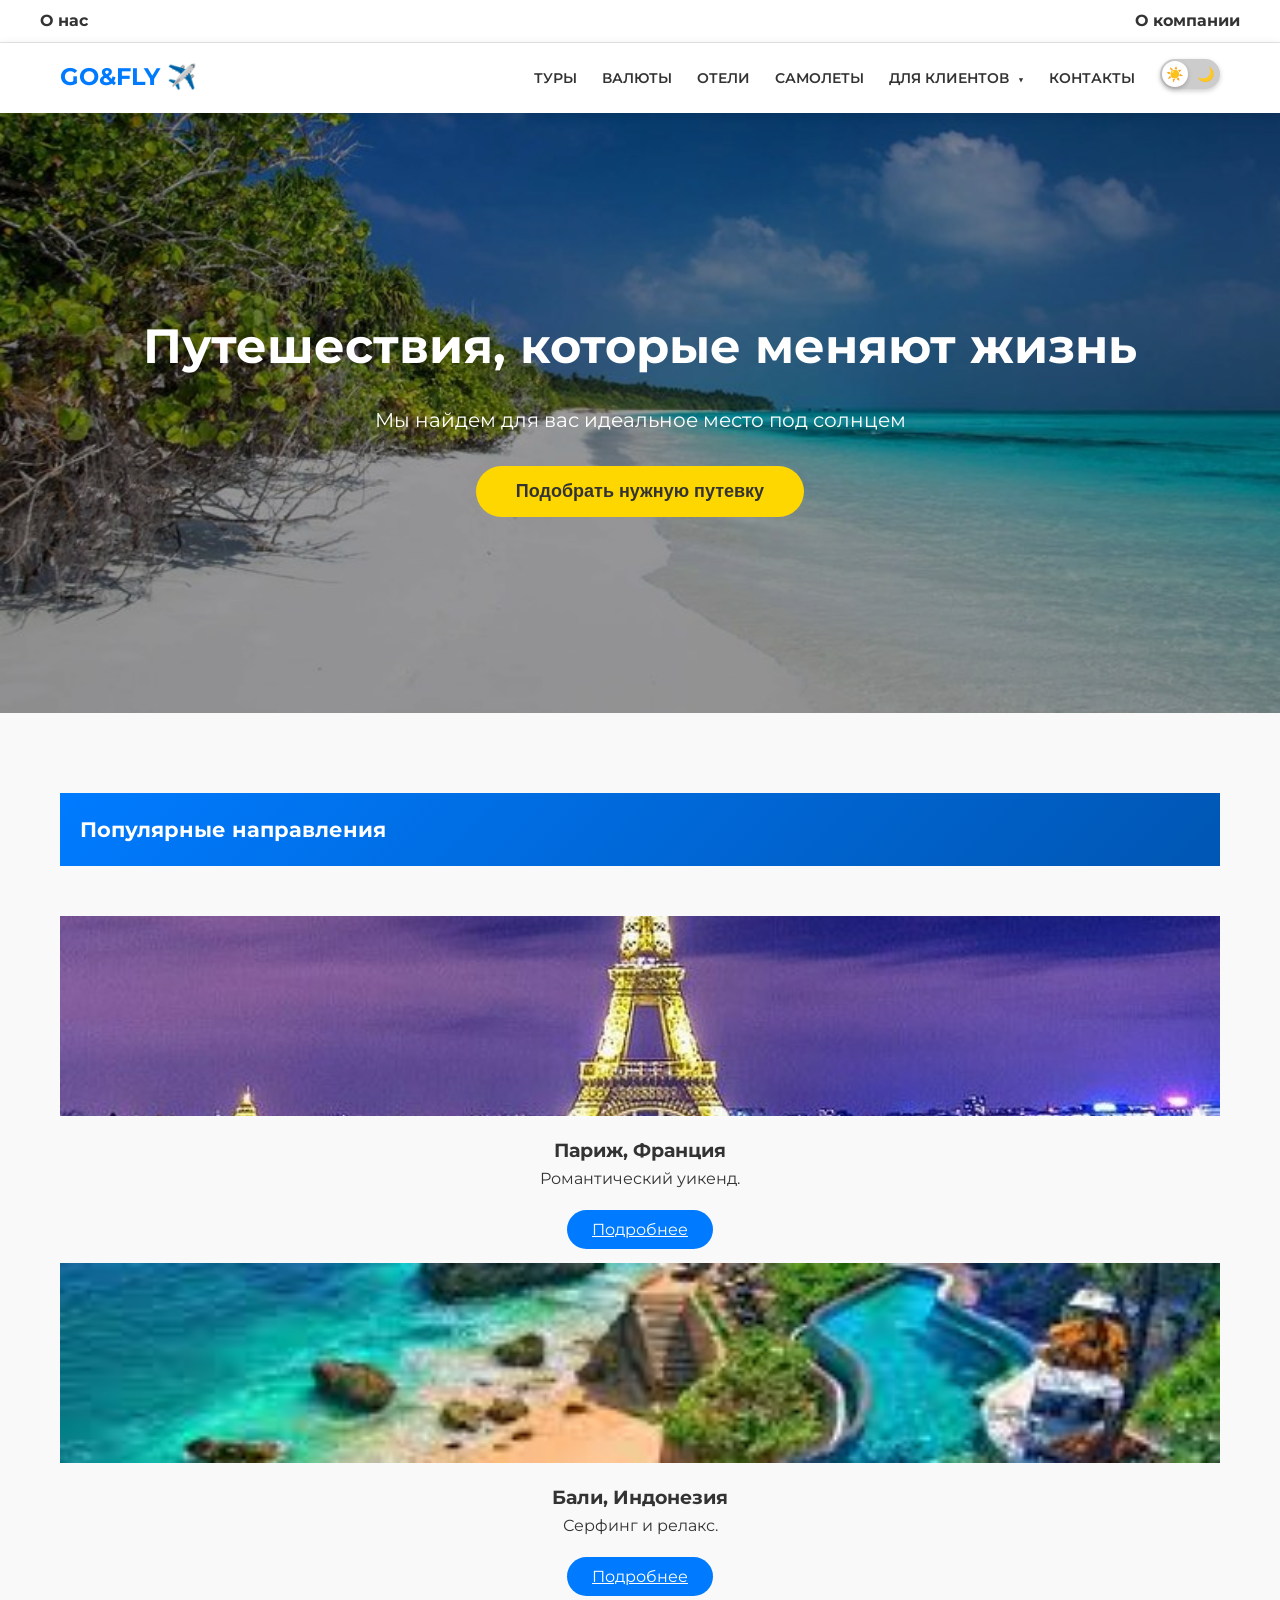
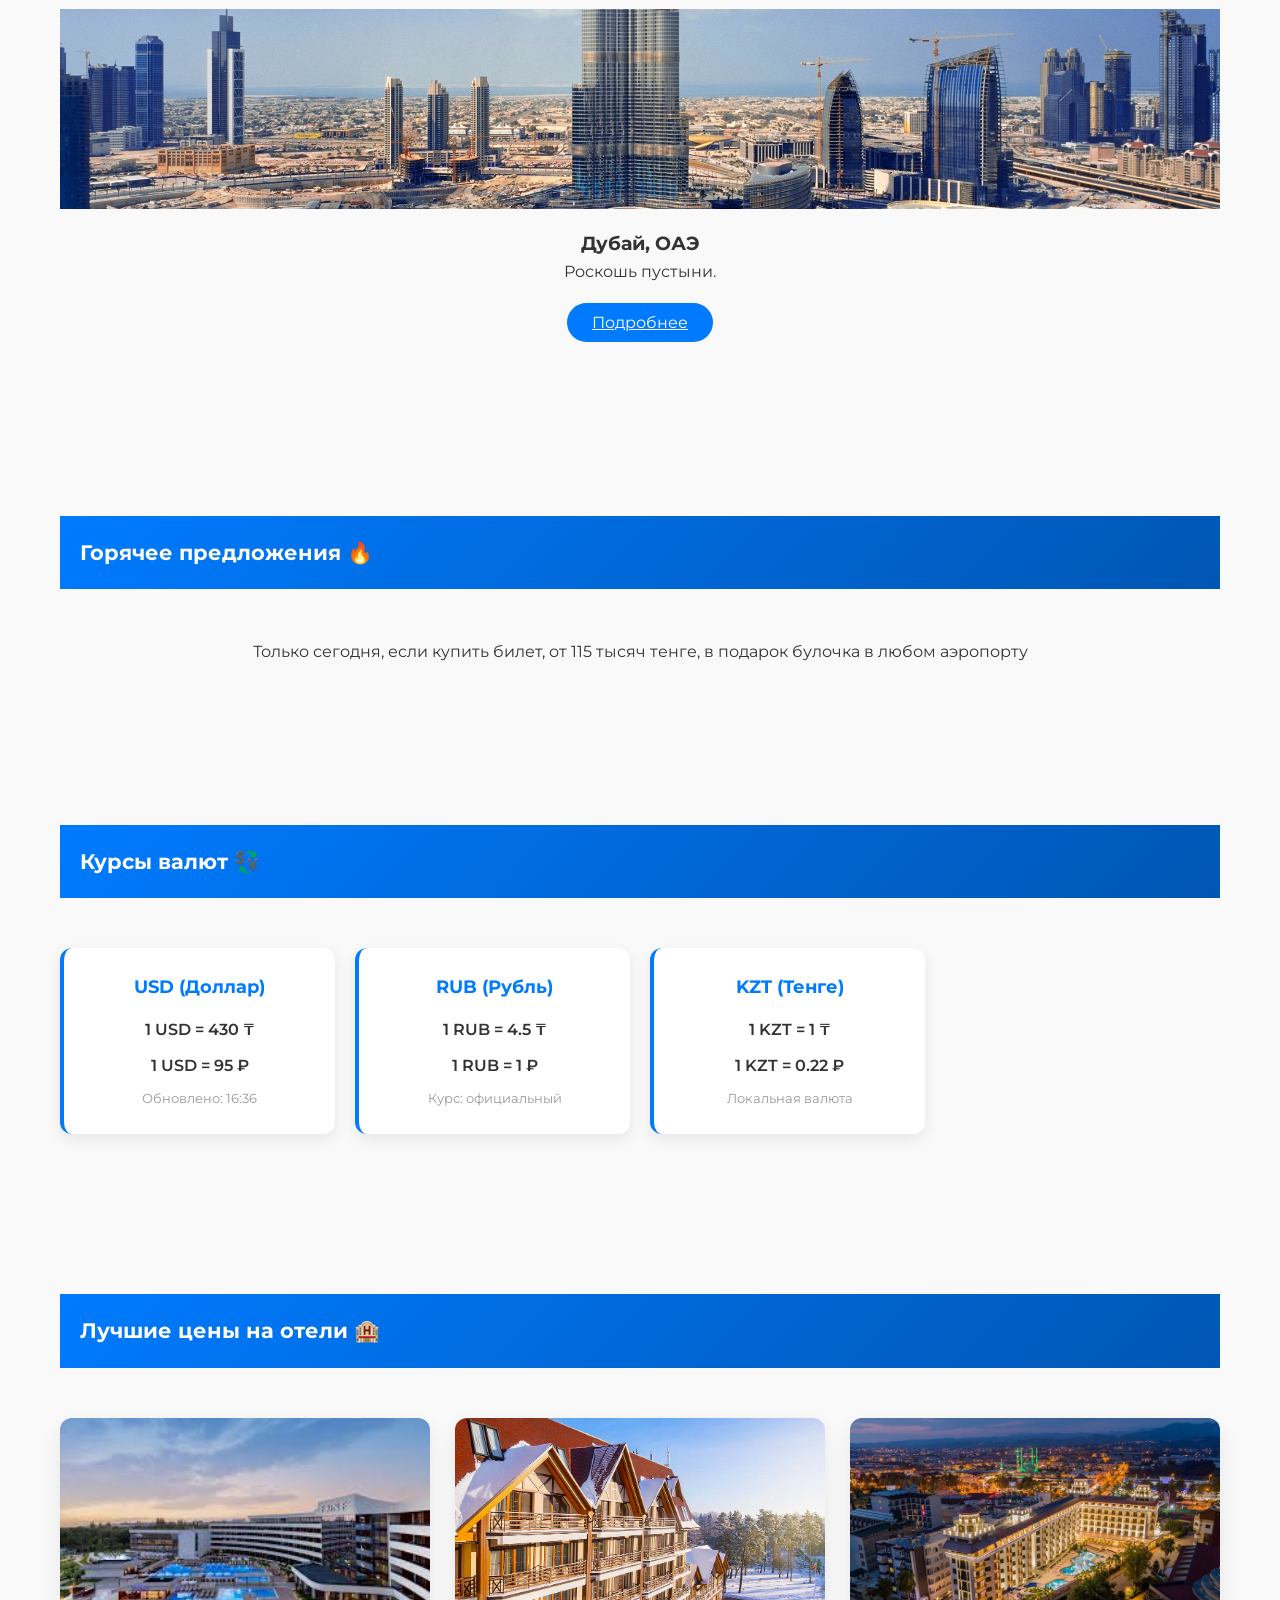
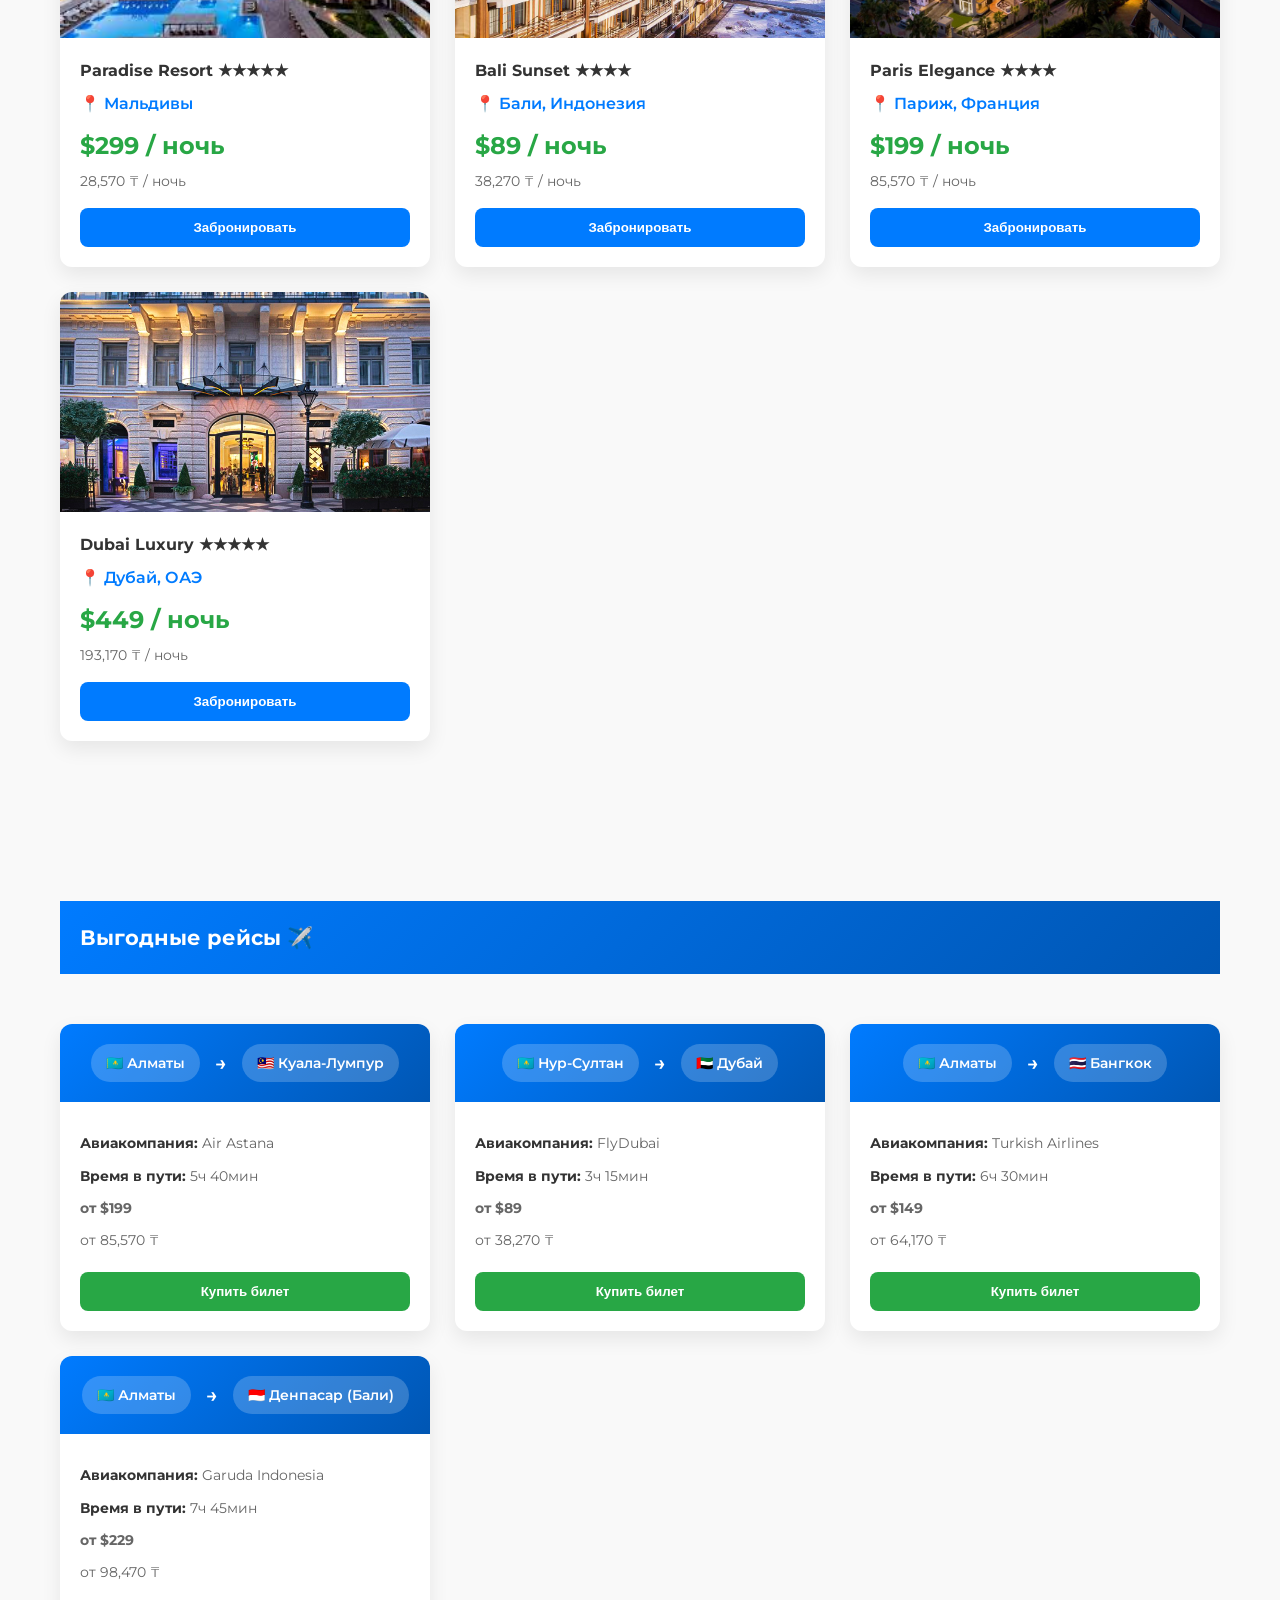
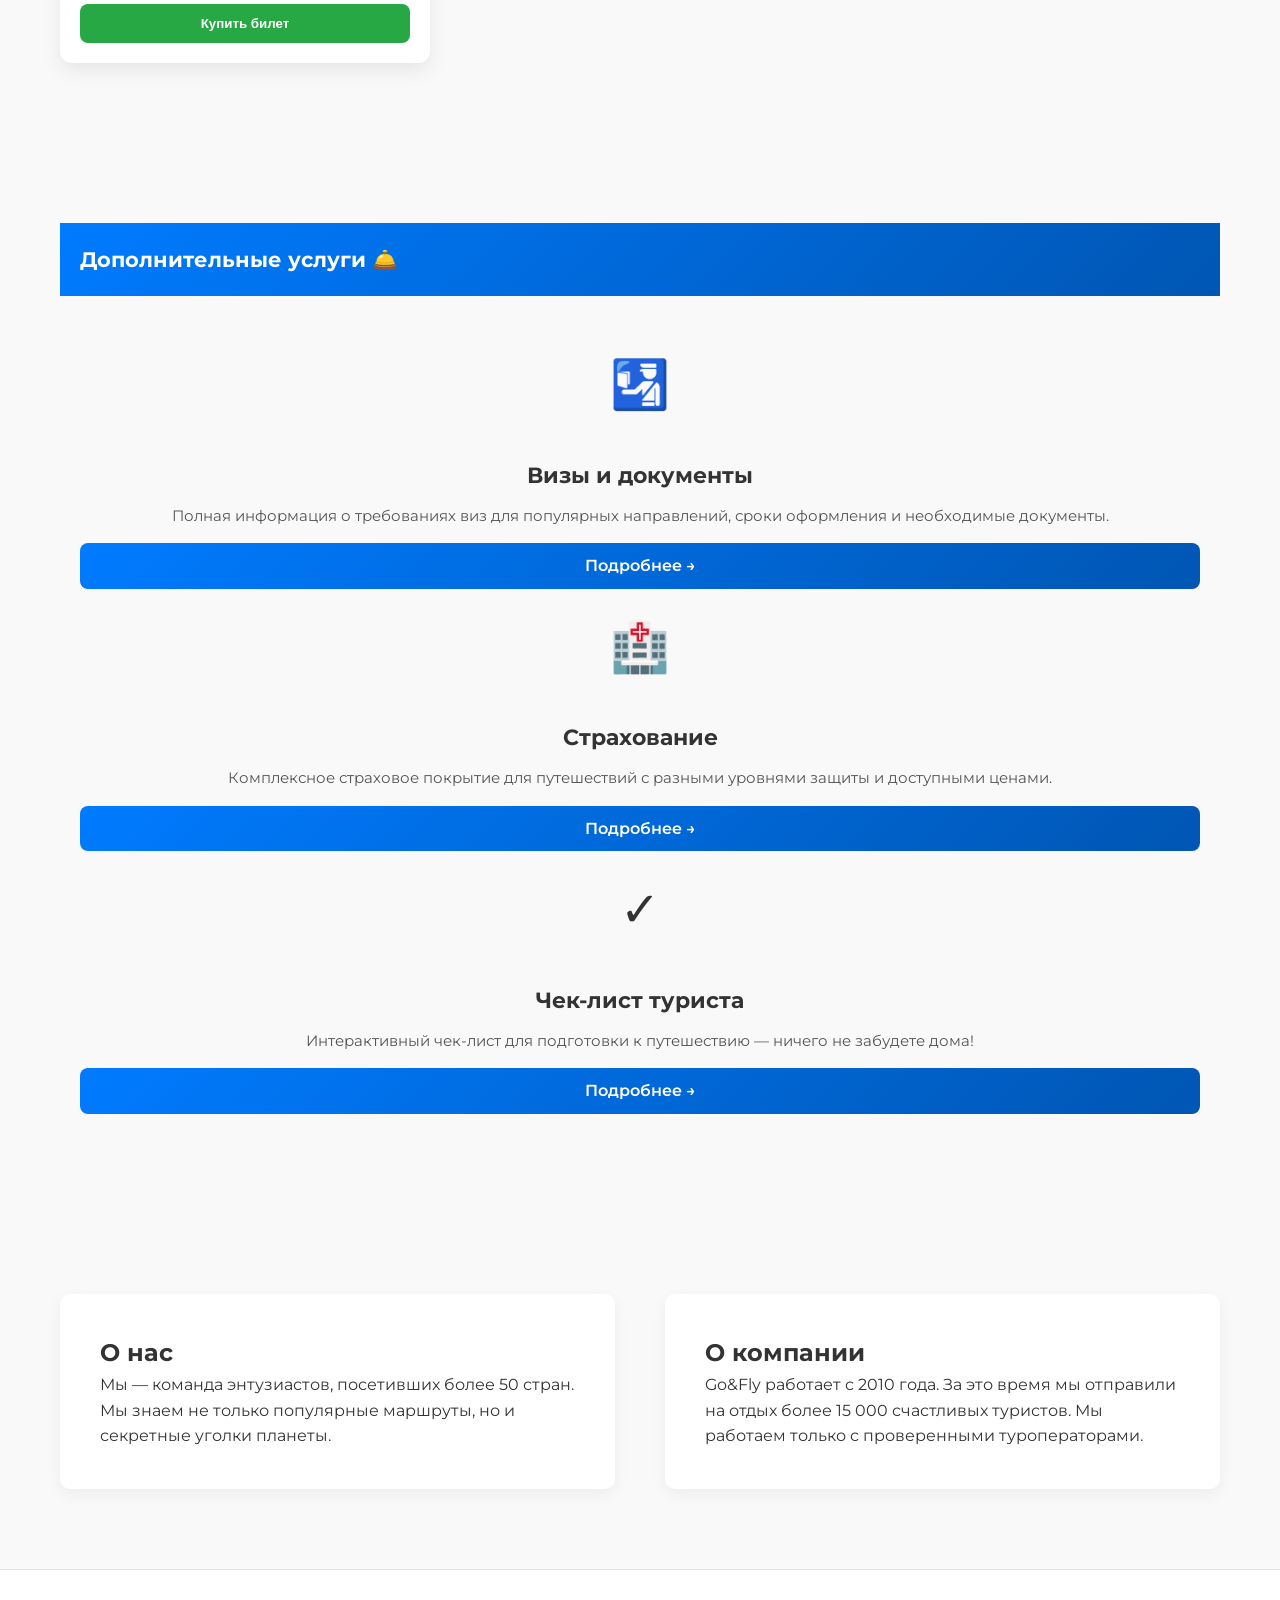
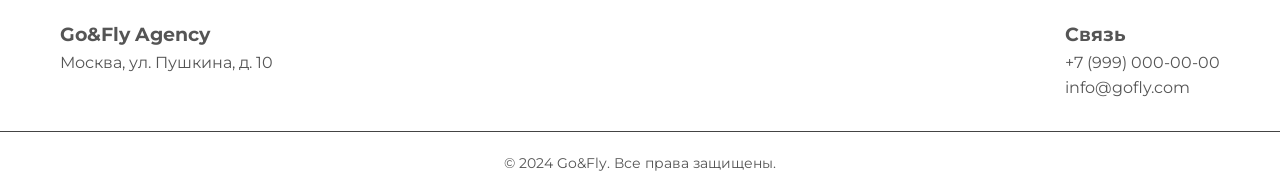
<file: index.html>
<!DOCTYPE html>
<html lang="ru">
<head>
    <meta charset="UTF-8">
    <meta name="viewport" content="width=device-width, initial-scale=1.0">
    <title>Go&Fly - Твой идеальный отдых</title>
    <link rel="stylesheet" href="./css/style.css">
    <link href="https://fonts.googleapis.com/css2?family=Montserrat:wght@400;600;700&display=swap" rel="stylesheet">
</head>
<body>

    <div class="top-links">
        <div class="container top-links-container">
            <div class="top-col left"><a href="#about-us">О нас</a></div>
            <div class="top-col right"><a href="#company">О компании</a></div>
        </div>
    </div>

    <header> 
        <div class="container header-container">
            <div class="logo" data-edit="logo">Go&Fly ✈️</div>
            
            <nav>
                <ul class="nav-list">
                    <li><a href="#tours" data-edit="nav.tours">Туры</a></li>
                    <li><a href="#currency" data-edit="nav.currency">Валюты</a></li>
                    <li><a href="#hotels" data-edit="nav.hotels">Отели</a></li>
                    <li><a href="#flights" data-edit="nav.flights">Самолеты</a></li>
                    <li class="dropdown">
                        <a href="#clients" class="dropbtn" data-edit="nav.clients">Для клиентов <span class="arrow">▼</span></a>
                        <div class="dropdown-content">
                            <a href="./html/visas.html">Визы и документы</a>
                            <a href="./html/insurance.html">Страхование</a>
                            <a href="./html/memo.html">Памятка туриста</a>
                        </div>
                    </li>
                    <li><a href="#contact" data-edit="nav.contact">Контакты</a></li>
                    <li>
                        <button class="theme-toggle" id="themeToggle" title="Переключить тему">
                            <span class="theme-icon sun">☀️</span>
                            <span class="theme-icon moon">🌙</span>
                        </button>
                    </li>
                </ul>
            </nav>
        </div>
    </header>

    <section class="hero" data-image="hero.bg" style="background: url('./image/bj_1.jpg') center/cover no-repeat;">
        <div class="hero-overlay">
            <div class="hero-content">
                <h1 data-edit="hero.title">Путешествия, которые меняют жизнь</h1>
                <p data-edit="hero.subtitle">Мы найдем для вас идеальное место под солнцем</p>
                <button id="openQuizBtn" class="main-btn" data-edit="hero.cta">Подобрать нужную путевку</button>
            </div>
        </div>
    </section>

    <section id="tours" class="section">
        <div class="container">
            <h2 class="section-title" data-edit="tours.title">Популярные направления</h2>
            <div class="cards-grid">
                <div class="card">
                    <div class="card-img" data-image="tour1.image" style="background-image: url('./image/paris.jpg');"></div>
                    <div class="card-info">
                        <h3 data-edit="tour1.title">Париж, Франция</h3>
                        <p data-edit="tour1.desc">Романтический уикенд.</p>
                        <br>
                        <a class="buy-btn" href="html/paris-tour.html">Подробнее</a>
                    </div>
                </div>
                <div class="card">
                    <div class="card-img" data-image="tour2.image" style="background-image: url('./image/Bali.jpg');"></div>
                    <div class="card-info">
                        <h3 data-edit="tour2.title">Бали, Индонезия</h3>
                        <p data-edit="tour2.desc">Серфинг и релакс.</p>
                        <br>
                        <a class="buy-btn" href="html/bali-tour.html">Подробнее</a>
                    </div>
                </div>
                <div class="card">
                    <div class="card-img" data-image="tour3.image" style="background-image: url('./image/Dubai.jpg');"></div>
                    <div class="card-info">
                        <h3 data-edit="tour3.title">Дубай, ОАЭ</h3>
                        <p data-edit="tour3.desc">Роскошь пустыни.</p>
                        <br>
                        <a class="buy-btn" href="html/dubai-tour.html">Подробнее</a>
                    </div>
                </div>
            </div>
        </div>
    </section>

    <section id="hot-tours" class="section bg-light">
        <div class="container">
            <h2 class="section-title" data-edit="hotTours.title">Горячее предложения 🔥</h2>
            <p style="text-align: center;" data-edit="hotTours.note">Только сегодня, если купить билет, от 115 тысяч тенге, в подарок булочка в любом аэропорту</p>
        </div>
    </section>

    <!-- КУРСЫ ВАЛЮТ -->
    <section id="currency" class="section">
        <div class="container">
            <h2 class="section-title" data-edit="currency.title">Курсы валют 💱</h2>
            <div class="currency-grid">
                <div class="currency-card">
                    <h3>USD (Доллар)</h3>
                    <p class="exchange-rate">1 USD = <span id="usd-rate" data-edit="usd.rate">430</span> ₸</p>
                    <p class="exchange-rate">1 USD = <span id="usd-rub" data-edit="usd.rub">95</span> ₽</p>
                    <small>Обновлено: <span id="currency-time">сейчас</span></small>
                </div>
                <div class="currency-card">
                    <h3>RUB (Рубль)</h3>
                    <p class="exchange-rate">1 RUB = <span id="rub-rate">4.5</span> ₸</p>
                    <p class="exchange-rate">1 RUB = 1 ₽</p>
                    <small>Курс: официальный</small>
                </div>
                <div class="currency-card">
                    <h3>KZT (Тенге)</h3>
                    <p class="exchange-rate">1 KZT = 1 ₸</p>
                    <p class="exchange-rate">1 KZT = <span id="kzt-rub">0.22</span> ₽</p>
                    <small>Локальная валюта</small>
                </div>
            </div>
        </div>
    </section>

    <!-- ЦЕНЫ НА ОТЕЛИ -->
    <section id="hotels" class="section bg-light">
        <div class="container">
            <h2 class="section-title" data-edit="hotels.title">Лучшие цены на отели 🏨</h2>
            <div class="hotels-grid">
                <div class="hotel-card">
                    <div class="hotel-img" data-image="hotel1.image" style="background-image: url('./image/hotel_1.jpg');"></div>
                    <div class="hotel-info">
                        <h3 data-edit="hotel1.name">Paradise Resort ★★★★★</h3>
                        <p class="hotel-location">📍 Мальдивы</p>
                        <p class="hotel-price">$299 / ночь</p>
                        <p class="hotel-price-alt">28,570 ₸ / ночь</p>
                        <button class="book-hotel-btn" onclick="openHotelBooking('Paradise Resort')">Забронировать</button>
                    </div>
                </div>
                <div class="hotel-card">
                    <div class="hotel-img" data-image="hotel2.image" style="background-image: url('./image/hotel_2.jpg');"></div>
                    <div class="hotel-info">
                        <h3 data-edit="hotel2.name">Bali Sunset ★★★★</h3>
                        <p class="hotel-location">📍 Бали, Индонезия</p>
                        <p class="hotel-price">$89 / ночь</p>
                        <p class="hotel-price-alt">38,270 ₸ / ночь</p>
                        <button class="book-hotel-btn" onclick="openHotelBooking('Bali Sunset')">Забронировать</button>
                    </div>
                </div>
                <div class="hotel-card">
                    <div class="hotel-img" data-image="hotel3.image" style="background-image: url('./image/hotel_3.jpg');"></div>
                    <div class="hotel-info">
                        <h3 data-edit="hotel3.name">Paris Elegance ★★★★</h3>
                        <p class="hotel-location">📍 Париж, Франция</p>
                        <p class="hotel-price">$199 / ночь</p>
                        <p class="hotel-price-alt">85,570 ₸ / ночь</p>
                        <button class="book-hotel-btn" onclick="openHotelBooking('Paris Elegance')">Забронировать</button>
                    </div>
                </div>
                <div class="hotel-card">
                    <div class="hotel-img" data-image="hotel4.image" style="background-image: url('./image/hotel_4.jpg');"></div>
                    <div class="hotel-info">
                        <h3 data-edit="hotel4.name">Dubai Luxury ★★★★★</h3>
                        <p class="hotel-location">📍 Дубай, ОАЭ</p>
                        <p class="hotel-price">$449 / ночь</p>
                        <p class="hotel-price-alt">193,170 ₸ / ночь</p>
                        <button class="book-hotel-btn" onclick="openHotelBooking('Dubai Luxury')">Забронировать</button>
                    </div>
                </div>
            </div>
        </div>
    </section>

    <!-- ЦЕНЫ НА САМОЛЕТЫ -->
    <section id="flights" class="section">
        <div class="container">
            <h2 class="section-title">Выгодные рейсы ✈️</h2>
            <div class="flights-grid">
                <div class="flight-card">
                    <div class="flight-header">
                        <div class="flight-route">
                            <span class="city">🇰🇿 Алматы</span>
                            <span class="arrow-flight">→</span>
                            <span class="city">🇲🇾 Куала-Лумпур</span>
                        </div>
                    </div>
                    <div class="flight-details">
                        <p><strong>Авиакомпания:</strong> Air Astana</p>
                        <p><strong>Время в пути:</strong> 5ч 40мин</p>
                        <p class="flight-price">от $199</p>
                        <p class="flight-price-alt">от 85,570 ₸</p>
                        <button class="book-flight-btn" onclick="openFlightBooking('Алматы → Куала-Лумпур')">Купить билет</button>
                    </div>
                </div>
                <div class="flight-card">
                    <div class="flight-header">
                        <div class="flight-route">
                            <span class="city">🇰🇿 Нур-Султан</span>
                            <span class="arrow-flight">→</span>
                            <span class="city">🇦🇪 Дубай</span>
                        </div>
                    </div>
                    <div class="flight-details">
                        <p><strong>Авиакомпания:</strong> FlyDubai</p>
                        <p><strong>Время в пути:</strong> 3ч 15мин</p>
                        <p class="flight-price">от $89</p>
                        <p class="flight-price-alt">от 38,270 ₸</p>
                        <button class="book-flight-btn" onclick="openFlightBooking('Нур-Султан → Дубай')">Купить билет</button>
                    </div>
                </div>
                <div class="flight-card">
                    <div class="flight-header">
                        <div class="flight-route">
                            <span class="city">🇰🇿 Алматы</span>
                            <span class="arrow-flight">→</span>
                            <span class="city">🇹🇭 Бангкок</span>
                        </div>
                    </div>
                    <div class="flight-details">
                        <p><strong>Авиакомпания:</strong> Turkish Airlines</p>
                        <p><strong>Время в пути:</strong> 6ч 30мин</p>
                        <p class="flight-price">от $149</p>
                        <p class="flight-price-alt">от 64,170 ₸</p>
                        <button class="book-flight-btn" onclick="openFlightBooking('Алматы → Бангкок')">Купить билет</button>
                    </div>
                </div>
                <div class="flight-card">
                    <div class="flight-header">
                        <div class="flight-route">
                            <span class="city">🇰🇿 Алматы</span>
                            <span class="arrow-flight">→</span>
                            <span class="city">🇮🇩 Денпасар (Бали)</span>
                        </div>
                    </div>
                    <div class="flight-details">
                        <p><strong>Авиакомпания:</strong> Garuda Indonesia</p>
                        <p><strong>Время в пути:</strong> 7ч 45мин</p>
                        <p class="flight-price">от $229</p>
                        <p class="flight-price-alt">от 98,470 ₸</p>
                        <button class="book-flight-btn" onclick="openFlightBooking('Алматы → Денпасар')">Купить билет</button>
                    </div>
                </div>
            </div>
        </div>
    </section>

    <!-- ИНФОРМАЦИОННЫЕ УСЛУГИ -->
    <section class="section bg-light">
        <div class="container">
            <h2 class="section-title">Дополнительные услуги 🛎️</h2>
            <div class="cards-grid">
                <div class="card info-card">
                    <div class="card-icon">🛂</div>
                    <div class="card-info">
                        <h3>Визы и документы</h3>
                        <p>Полная информация о требованиях виз для популярных направлений, сроки оформления и необходимые документы.</p>
                        <a href="./html/visas.html" class="card-link">Подробнее →</a>
                    </div>
                </div>
                <div class="card info-card">
                    <div class="card-icon">🏥</div>
                    <div class="card-info">
                        <h3>Страхование</h3>
                        <p>Комплексное страховое покрытие для путешествий с разными уровнями защиты и доступными ценами.</p>
                        <a href="./html/insurance.html" class="card-link">Подробнее →</a>
                    </div>
                </div>
                <div class="card info-card">
                    <div class="card-icon">✓</div>
                    <div class="card-info">
                        <h3>Чек-лист туриста</h3>
                        <p>Интерактивный чек-лист для подготовки к путешествию — ничего не забудете дома!</p>
                        <a href="html/memo_new.html" class="card-link">Подробнее →</a>
                    </div>
                </div>
            </div>
        </div>
    </section>

    <section id="about-us" class="section">
        <div class="container split-section">
            <div class="text-block">
                <h2 data-edit="about.title">О нас</h2>
                <p data-edit="about.text">Мы — команда энтузиастов, посетивших более 50 стран. Мы знаем не только популярные маршруты, но и секретные уголки планеты.</p>
            </div>
            <div class="text-block" id="company">
                <h2 data-edit="company.title">О компании</h2>
                <p data-edit="company.text">Go&Fly работает с 2010 года. За это время мы отправили на отдых более 15 000 счастливых туристов. Мы работаем только с проверенными туроператорами.</p>
            </div>
        </div>
    </section>

    <footer id="contact">
        <div class="container footer-content">
            <div>
                <h3 data-edit="footer.name">Go&Fly Agency</h3>
                <p data-edit="footer.addr">Москва, ул. Пушкина, д. 10</p>
            </div>
            <div>
                <h3>Связь</h3>
                <p data-edit="footer.phone">+7 (999) 000-00-00</p>
                <p data-edit="footer.email">info@gofly.com</p>
            </div>
        </div>
        <div class="copyright">
            &copy; 2024 Go&Fly. Все права защищены.
        </div>
    </footer>

    <div id="quizModal" class="modal">
        <div class="modal-content">
            <span class="close-btn">&times;</span>
            <h2>Подбор идеального тура 🌴</h2>
            <div id="tourResults" style="display:none; margin-bottom:10px; padding:10px; border-radius:6px; background:#fffbe6; color:#665c00;"></div>
            <form id="tourForm">
                <div class="form-group">
                    <label>Куда вы хотите полететь?</label>
                    <select id="destination">
                        <option value="sea">На море / Пляж</option>
                        <option value="mountains">В горы / Лыжи</option>
                        <option value="city">Город / Экскурсии</option>
                        <option value="exotic">Экзотика / Острова</option>
                    </select>
                </div>
                
                <div class="form-group">
                    <label>Звездность отеля:</label>
                    <div class="radio-group">
                        <label><input type="radio" name="stars" value="3"> 3★</label>
                        <label><input type="radio" name="stars" value="4" checked> 4★</label>
                        <label><input type="radio" name="stars" value="5"> 5★</label>
                    </div>
                </div>

                <div class="form-group">
                    <label>Предпочтительные даты:</label>
                    <input type="date" required>
                </div>

                <div class="form-group">
                    <label>Ваш бюджет (на человека):</label>
                    <input type="range" min="500" max="5000" step="100" id="budgetRange" oninput="document.getElementById('budgetVal').innerText = this.value">
                    <p>До $<span id="budgetVal">2700</span></p>
                </div>

                <div class="form-group">
                    <label>Ваш телефон для связи:</label>
                    <input type="tel" placeholder="+7 (___) ___-__-__" required>
                </div>

                <button type="submit" class="submit-btn">Найти туры</button>
            </form>
        </div>
    </div>

    <!-- МОДАЛЬНОЕ ОКНО БРОНИРОВАНИЯ ОТЕЛЯ -->
    <div id="hotelBookingModal" class="modal">
        <div class="modal-content">
            <span class="close-btn" onclick="closeHotelBooking()">&times;</span>
            <h2>Бронирование отеля 🏨</h2>
            <form id="hotelForm">
                <div class="form-group">
                    <label>Название отеля:</label>
                    <input type="text" id="hotelName" readonly>
                </div>
                <div class="form-group">
                    <label>Ваше имя:</label>
                    <input type="text" id="guestName" required>
                </div>
                <div class="form-group">
                    <label>E-mail:</label>
                    <input type="email" id="hotelEmail" required>
                </div>
                <div class="form-group">
                    <label>Дата заезда:</label>
                    <input type="date" id="checkInDate" required>
                </div>
                <div class="form-group">
                    <label>Дата выезда:</label>
                    <input type="date" id="checkOutDate" required>
                </div>
                <div class="form-group">
                    <label>Количество ночей:</label>
                    <input type="number" id="nights" min="1" value="1" required>
                </div>
                <div class="form-group">
                    <label>Валюта оплаты:</label>
                    <select id="hotelCurrency">
                        <option value="usd">USD ($)</option>
                        <option value="kzt">KZT (₸)</option>
                        <option value="rub">RUB (₽)</option>
                    </select>
                </div>
                <button type="submit" class="submit-btn">Забронировать</button>
            </form>
            <div id="hotelBookingResult" style="display: none; margin-top: 15px; padding: 12px; border-radius: 8px; background: #e9f7ef; color: #155724; border: 1px solid #c3e6cb;"></div>
        </div>
    </div>

    <!-- МОДАЛЬНОЕ ОКНО ПОКУПКИ БИЛЕТА НА САМОЛЕТ -->
    <div id="flightBookingModal" class="modal">
        <div class="modal-content">
            <span class="close-btn" onclick="closeFlightBooking()">&times;</span>
            <h2>Покупка авиабилета ✈️</h2>
            <form id="flightForm">
                <div class="form-group">
                    <label>Маршрут:</label>
                    <input type="text" id="flightRoute" readonly>
                </div>
                <div class="form-group">
                    <label>Ваше имя:</label>
                    <input type="text" id="passengerName" required>
                </div>
                <div class="form-group">
                    <label>Паспортные данные:</label>
                    <input type="text" id="passportNumber" placeholder="Номер паспорта" required>
                </div>
                <div class="form-group">
                    <label>E-mail:</label>
                    <input type="email" id="flightEmail" required>
                </div>
                <div class="form-group">
                    <label>Дата вылета:</label>
                    <input type="date" id="departureDate" required>
                </div>
                <div class="form-group">
                    <label>Класс обслуживания:</label>
                    <select id="seatClass">
                        <option value="economy">Эконом</option>
                        <option value="business">Бизнес</option>
                        <option value="first">Первый класс</option>
                    </select>
                </div>
                <div class="form-group">
                    <label>Валюта оплаты:</label>
                    <select id="flightCurrency">
                        <option value="usd">USD ($)</option>
                        <option value="kzt">KZT (₸)</option>
                        <option value="rub">RUB (₽)</option>
                    </select>
                </div>
                <button type="submit" class="submit-btn">Купить билет</button>
            </form>
            <div id="flightBookingResult" style="display: none; margin-top: 15px; padding: 12px; border-radius: 8px; background: #e9f7ef; color: #155724; border: 1px solid #c3e6cb;"></div>
        </div>
    </div>

    <script>
        // Применение сохранённых текстов и изображений (без рендеринга HTML-тегов)
        document.addEventListener('DOMContentLoaded', function(){
            try {
                const saved = JSON.parse(localStorage.getItem('siteContent') || 'null');
                if(!saved) return;

                // Тексты (data-edit)
                document.querySelectorAll('[data-edit]').forEach(el=>{
                    const key = el.getAttribute('data-edit');
                    if(key && saved[key] !== undefined){
                        el.textContent = saved[key];
                    }
                });

                // Изображения (data-image) — ставим в background-image или src
                document.querySelectorAll('[data-image]').forEach(el=>{
                    const key = el.getAttribute('data-image');
                    if(!key) return;
                    const val = saved[key];
                    if(!val) return;
                    // если элемент — img, используем src
                    if(el.tagName.toLowerCase() === 'img'){
                        el.src = val;
                    } else {
                        // background-image (вставляем как url(...))
                        el.style.backgroundImage = `url("${val}")`;
                    }
                });
            } catch(e){
                console.warn('Ошибка при применении содержимого админки:', e);
            }
        });
    </script>

    <script src="./js/script.js"></script>
</body>
</html>
</file>
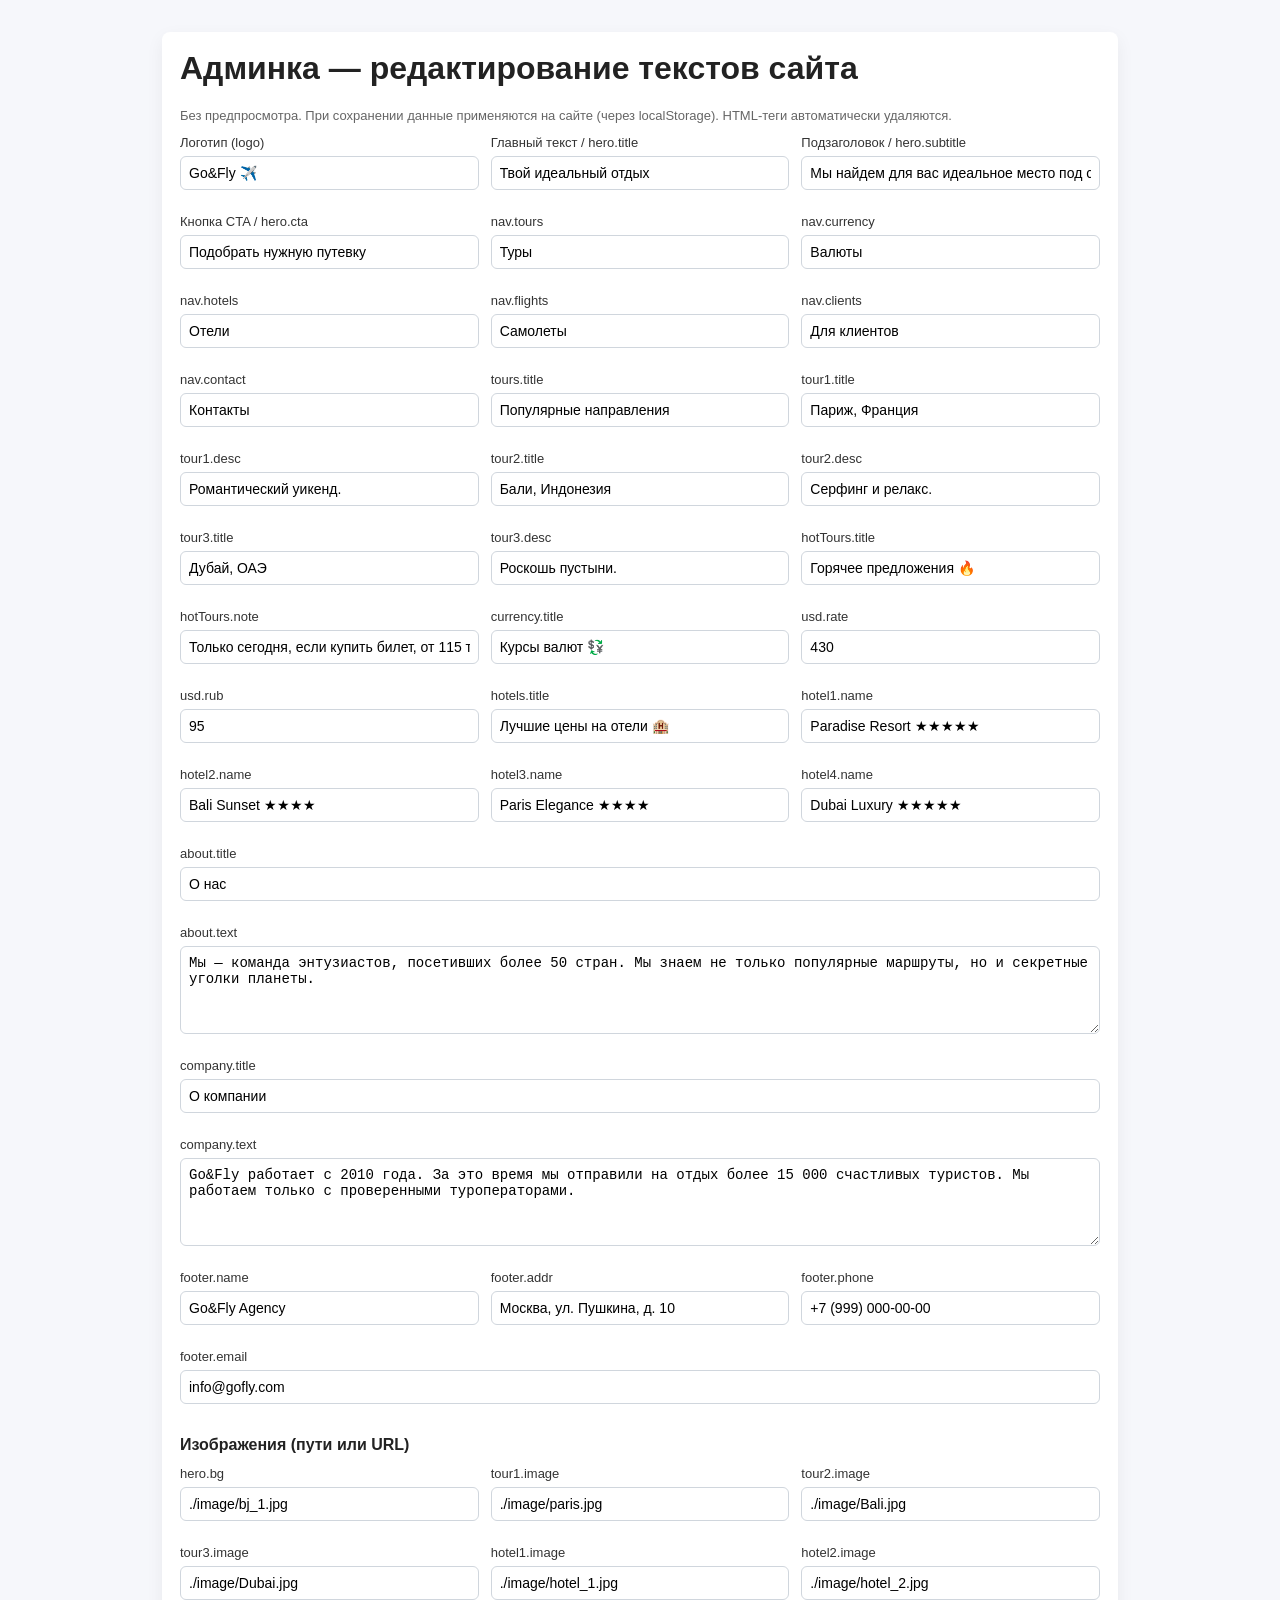
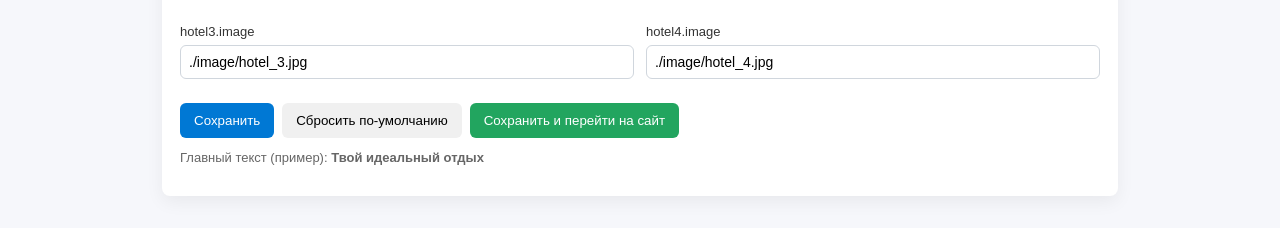
<file: admin.html>
<!DOCTYPE html>
<html lang="ru">
<head>
	<meta charset="utf-8" />
	<meta name="viewport" content="width=device-width, initial-scale=1" />
	<title>Admin - Управление текстом</title>
	<style>
		/* минимальные стили для читаемой админки */
		body { font-family: Arial, sans-serif; background:#f6f7fb; color:#222; padding:24px; }
		.container{ max-width:920px; margin:0 auto; background:#fff; padding:18px; border-radius:8px; box-shadow:0 6px 18px rgba(0,0,0,.06); }
		h1{ margin-top:0 }
		.row{ display:flex; gap:12px; flex-wrap:wrap }
		.field{ flex:1 1 280px; display:flex; flex-direction:column; margin-bottom:12px }
		label{ font-size:13px; margin-bottom:6px; color:#333 }
		input[type="text"], textarea{ padding:8px; font-size:14px; border:1px solid #d0d6dd; border-radius:6px; }
		textarea{ min-height:70px; resize:vertical }
		.controls{ display:flex; gap:8px; margin-top:12px; align-items:center }
		button{ padding:10px 14px; border-radius:6px; border:0; cursor:pointer }
		.btn-save{ background:#0078d4; color:#fff }
		.btn-reset{ background:#f0f0f0 }
		.btn-open{ background:#22a55f; color:#fff }
		.note{ font-size:13px; color:#666; margin-bottom:12px }
		.small{ font-size:13px; color:#666; }
		.success{ color:#0b6; margin-left:8px }
	</style>
</head>
<body>
	<div class="container">
		<h1>Админка — редактирование текстов сайта</h1>
		<p class="note">Без предпросмотра. При сохранении данные применяются на сайте (через localStorage). HTML-теги автоматически удаляются.</p>

		<form id="adminForm">
			<div class="row">
				<div class="field"><label>Логотип (logo)</label><input type="text" name="logo" id="logo"></div>
				<div class="field"><label>Главный текст / hero.title</label><input type="text" name="hero.title" id="hero.title"></div>
				<div class="field"><label>Подзаголовок / hero.subtitle</label><input type="text" name="hero.subtitle" id="hero.subtitle"></div>
				<div class="field"><label>Кнопка CTA / hero.cta</label><input type="text" name="hero.cta" id="hero.cta"></div>

				<!-- Навигация -->
				<div class="field"><label>nav.tours</label><input type="text" name="nav.tours" id="nav.tours"></div>
				<div class="field"><label>nav.currency</label><input type="text" name="nav.currency" id="nav.currency"></div>
				<div class="field"><label>nav.hotels</label><input type="text" name="nav.hotels" id="nav.hotels"></div>
				<div class="field"><label>nav.flights</label><input type="text" name="nav.flights" id="nav.flights"></div>
				<div class="field"><label>nav.clients</label><input type="text" name="nav.clients" id="nav.clients"></div>
				<div class="field"><label>nav.contact</label><input type="text" name="nav.contact" id="nav.contact"></div>

				<!-- Разделы -->
				<div class="field"><label>tours.title</label><input type="text" name="tours.title" id="tours.title"></div>
				<div class="field"><label>tour1.title</label><input type="text" name="tour1.title" id="tour1.title"></div>
				<div class="field"><label>tour1.desc</label><input type="text" name="tour1.desc" id="tour1.desc"></div>
				<div class="field"><label>tour2.title</label><input type="text" name="tour2.title" id="tour2.title"></div>
				<div class="field"><label>tour2.desc</label><input type="text" name="tour2.desc" id="tour2.desc"></div>
				<div class="field"><label>tour3.title</label><input type="text" name="tour3.title" id="tour3.title"></div>
				<div class="field"><label>tour3.desc</label><input type="text" name="tour3.desc" id="tour3.desc"></div>

				<div class="field"><label>hotTours.title</label><input type="text" name="hotTours.title" id="hotTours.title"></div>
				<div class="field"><label>hotTours.note</label><input type="text" name="hotTours.note" id="hotTours.note"></div>

				<div class="field"><label>currency.title</label><input type="text" name="currency.title" id="currency.title"></div>
				<div class="field"><label>usd.rate</label><input type="text" name="usd.rate" id="usd.rate"></div>
				<div class="field"><label>usd.rub</label><input type="text" name="usd.rub" id="usd.rub"></div>

				<div class="field"><label>hotels.title</label><input type="text" name="hotels.title" id="hotels.title"></div>
				<div class="field"><label>hotel1.name</label><input type="text" name="hotel1.name" id="hotel1.name"></div>
				<div class="field"><label>hotel2.name</label><input type="text" name="hotel2.name" id="hotel2.name"></div>
				<div class="field"><label>hotel3.name</label><input type="text" name="hotel3.name" id="hotel3.name"></div>
				<div class="field"><label>hotel4.name</label><input type="text" name="hotel4.name" id="hotel4.name"></div>

				<div class="field"><label>about.title</label><input type="text" name="about.title" id="about.title"></div>
				<div class="field" style="flex-basis:100%"><label>about.text</label><textarea name="about.text" id="about.text"></textarea></div>

				<div class="field"><label>company.title</label><input type="text" name="company.title" id="company.title"></div>
				<div class="field" style="flex-basis:100%"><label>company.text</label><textarea name="company.text" id="company.text"></textarea></div>

				<div class="field"><label>footer.name</label><input type="text" name="footer.name" id="footer.name"></div>
				<div class="field"><label>footer.addr</label><input type="text" name="footer.addr" id="footer.addr"></div>
				<div class="field"><label>footer.phone</label><input type="text" name="footer.phone" id="footer.phone"></div>
				<div class="field"><label>footer.email</label><input type="text" name="footer.email" id="footer.email"></div>

				<!-- Изображения -->
				<div style="flex-basis:100%; margin-top:8px;"><strong>Изображения (пути или URL)</strong></div>
				<div class="field"><label>hero.bg</label><input type="text" name="hero.bg" id="hero.bg" placeholder="./image/bj_1.jpg"></div>
				<div class="field"><label>tour1.image</label><input type="text" name="tour1.image" id="tour1.image" placeholder="./image/paris.jpg"></div>
				<div class="field"><label>tour2.image</label><input type="text" name="tour2.image" id="tour2.image" placeholder="./image/Bali.jpg"></div>
				<div class="field"><label>tour3.image</label><input type="text" name="tour3.image" id="tour3.image" placeholder="./image/Dubai.jpg"></div>

				<div class="field"><label>hotel1.image</label><input type="text" name="hotel1.image" id="hotel1.image" placeholder="./image/hotel_1.jpg"></div>
				<div class="field"><label>hotel2.image</label><input type="text" name="hotel2.image" id="hotel2.image" placeholder="./image/hotel_2.jpg"></div>
				<div class="field"><label>hotel3.image</label><input type="text" name="hotel3.image" id="hotel3.image" placeholder="./image/hotel_3.jpg"></div>
				<div class="field"><label>hotel4.image</label><input type="text" name="hotel4.image" id="hotel4.image" placeholder="./image/hotel_4.jpg"></div>
			</div>

			<div class="controls">
				<button type="button" class="btn-save" id="saveBtn">Сохранить</button>
				<button type="button" class="btn-reset" id="resetBtn">Сбросить по-умолчанию</button>
				<button type="button" class="btn-open" id="openSiteBtn">Сохранить и перейти на сайт</button>
				<span id="msg" class="small"></span>
			</div>
		</form>

		<p class="small" style="margin-top:12px">Главный текст (пример): <strong>Твой идеальный отдых</strong></p>
	</div>

	<script>
		// default values (включая главный текст "Твой идеальный отдых")
		const defaultContent = {
			"logo":"Go&Fly ✈️",
			"nav.tours":"Туры",
			"nav.currency":"Валюты",
			"nav.hotels":"Отели",
			"nav.flights":"Самолеты",
			"nav.clients":"Для клиентов",
			"nav.contact":"Контакты",
			"hero.title":"Твой идеальный отдых",
			"hero.subtitle":"Мы найдем для вас идеальное место под солнцем",
			"hero.cta":"Подобрать нужную путевку",
			"tours.title":"Популярные направления",
			"tour1.title":"Париж, Франция",
			"tour1.desc":"Романтический уикенд.",
			"tour2.title":"Бали, Индонезия",
			"tour2.desc":"Серфинг и релакс.",
			"tour3.title":"Дубай, ОАЭ",
			"tour3.desc":"Роскошь пустыни.",
			"hotTours.title":"Горячее предложения 🔥",
			"hotTours.note":"Только сегодня, если купить билет, от 115 тысяч тенге, в подарок булочка в любом аэропорту",
			"currency.title":"Курсы валют 💱",
			"usd.rate":"430",
			"usd.rub":"95",
			"hotels.title":"Лучшие цены на отели 🏨",
			"hotel1.name":"Paradise Resort ★★★★★",
			"hotel2.name":"Bali Sunset ★★★★",
			"hotel3.name":"Paris Elegance ★★★★",
			"hotel4.name":"Dubai Luxury ★★★★★",
			"about.title":"О нас",
			"about.text":"Мы — команда энтузиастов, посетивших более 50 стран. Мы знаем не только популярные маршруты, но и секретные уголки планеты.",
			"company.title":"О компании",
			"company.text":"Go&Fly работает с 2010 года. За это время мы отправили на отдых более 15 000 счастливых туристов. Мы работаем только с проверенными туроператорами.",
			"footer.name":"Go&Fly Agency",
			"footer.addr":"Москва, ул. Пушкина, д. 10",
			"footer.phone":"+7 (999) 000-00-00",
			"footer.email":"info@gofly.com",

			/* Изображения по умолчанию */
			"hero.bg":"./image/bj_1.jpg",
			"tour1.image":"./image/paris.jpg",
			"tour2.image":"./image/Bali.jpg",
			"tour3.image":"./image/Dubai.jpg",
			"hotel1.image":"./image/hotel_1.jpg",
			"hotel2.image":"./image/hotel_2.jpg",
			"hotel3.image":"./image/hotel_3.jpg",
			"hotel4.image":"./image/hotel_4.jpg"
		};

		// удалить HTML теги
		function stripTags(str){
			if(!str) return "";
			return String(str).replace(/<[^>]*>/g,"");
		}

		function loadForm(){
			const saved = JSON.parse(localStorage.getItem('siteContent') || '{}');
			const keys = Object.keys(defaultContent);
			keys.forEach(k=>{
				const el = document.getElementById(k);
				if(!el) return;
				el.value = saved[k] !== undefined ? saved[k] : defaultContent[k];
			});
		}

		function saveForm(){
			const keys = Object.keys(defaultContent);
			const out = {};
			keys.forEach(k=>{
				const el = document.getElementById(k);
				if(!el) return;
				out[k] = stripTags(el.value).trim();
			});
			localStorage.setItem('siteContent', JSON.stringify(out));
			showMsg('Сохранено');
		}

		function resetDefaults(){
			if(!confirm('Сбросить все поля на значения по-умолчанию?')) return;
			localStorage.removeItem('siteContent');
			loadForm();
			showMsg('Сброшено до значений по-умолчанию');
		}

		function showMsg(text){
			const msg = document.getElementById('msg');
			msg.textContent = text;
			setTimeout(()=>{ msg.textContent = ''; }, 2500);
		}

		document.getElementById('saveBtn').addEventListener('click', ()=>{
			saveForm();
		});
		document.getElementById('resetBtn').addEventListener('click', resetDefaults);
		document.getElementById('openSiteBtn').addEventListener('click', ()=>{
			saveForm();
			// открыть сайт в новой вкладке
			window.open('index.html', '_blank');
		});

		// init
		loadForm();
	</script>
</body>
</html>
</file>
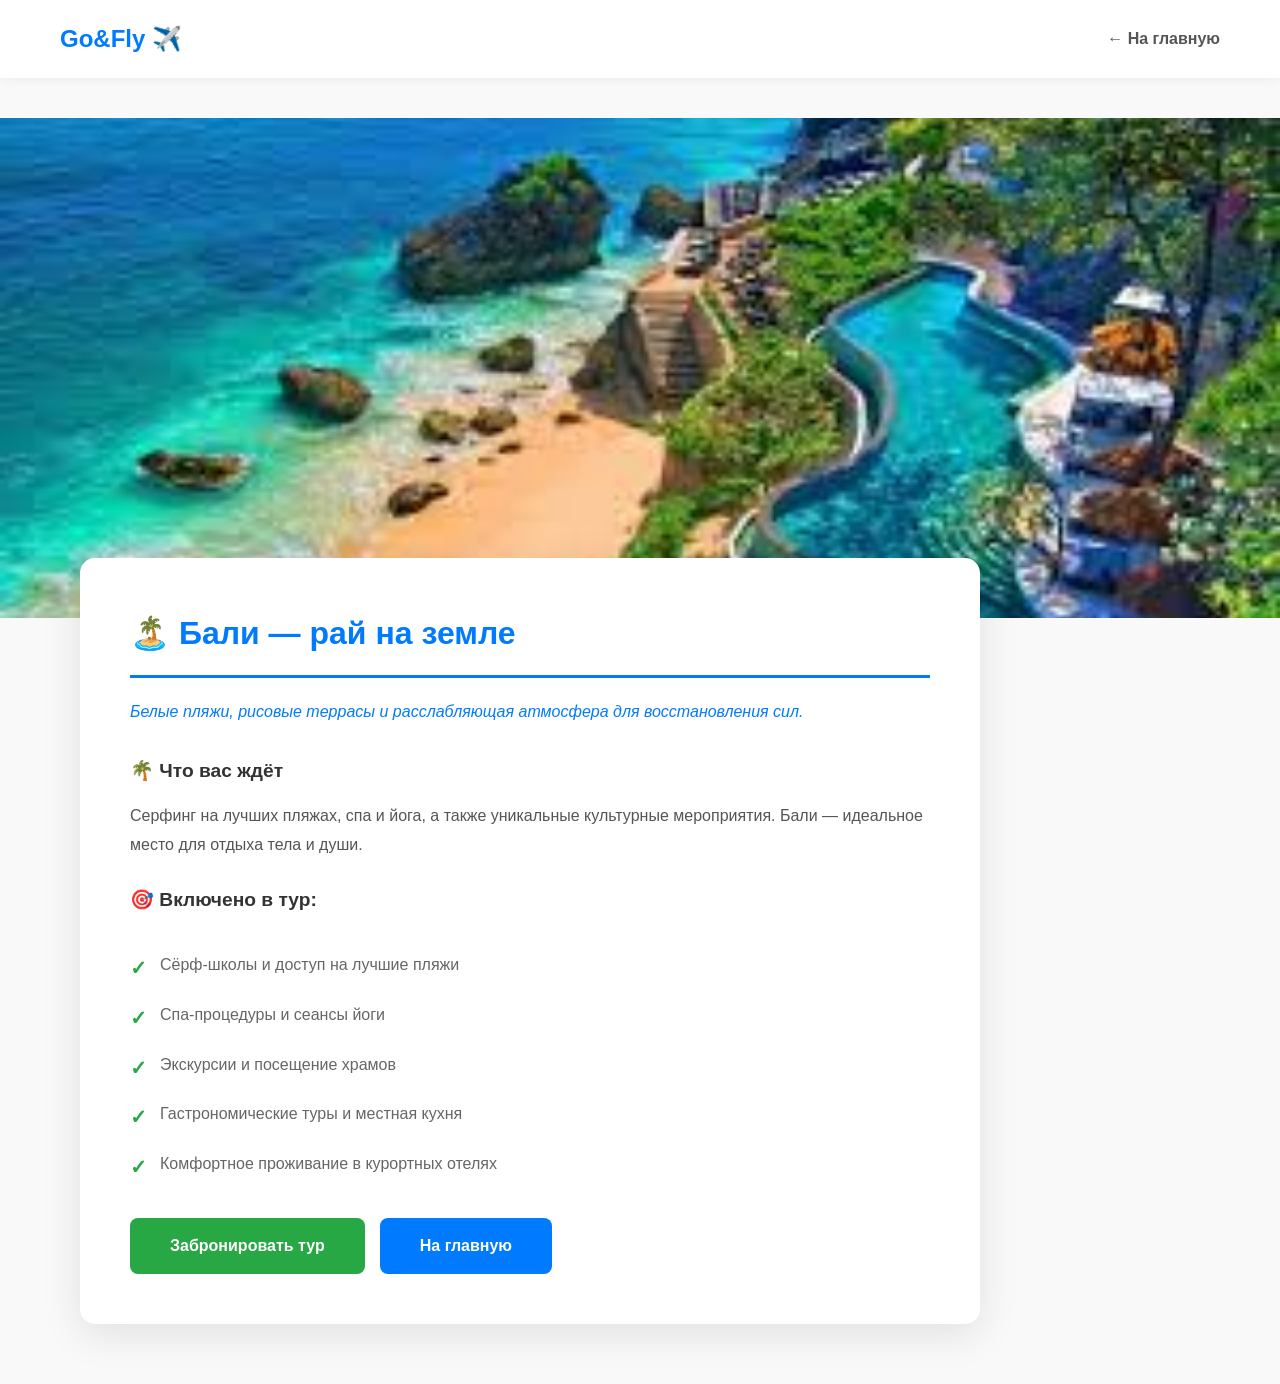
<file: html/bali-tour.html>
<!DOCTYPE html>
<html lang="ru">
<head>
    <meta charset="UTF-8">
    <meta name="viewport" content="width=device-width, initial-scale=1.0">
    <title>Бали — Тур | Go&Fly</title>
    <link rel="stylesheet" href="../css/style.css">
</head>
<body>
    <header class="header-tour">
        <div class="container">
            <div class="logo-tour">Go&Fly ✈️</div>
            <nav class="nav-tour">
                <a href="index.html">← На главную</a>
            </nav>
        </div>
    </header>

    <section class="tour-hero" style="background: url('../image/Bali.jpg') center/cover no-repeat;">
        <div class="hero-overlay"></div>
    </section>

    <section class="section" style="padding: 0 0 60px;">
        <div class="container">
            <div class="tour-content">
                <h2>🏝️ Бали — рай на земле</h2>
                <p style="font-style: italic; color: #007bff; margin-bottom: 20px;">Белые пляжи, рисовые террасы и расслабляющая атмосфера для восстановления сил.</p>
                
                <h3 style="color: #333; margin-top: 30px; margin-bottom: 15px;">🌴 Что вас ждёт</h3>
                <p>Серфинг на лучших пляжах, спа и йога, а также уникальные культурные мероприятия. Бали — идеальное место для отдыха тела и души.</p>
                
                <h3 style="color: #333; margin-top: 25px; margin-bottom: 15px;">🎯 Включено в тур:</h3>
                <ul>
                    <li>Сёрф-школы и доступ на лучшие пляжи</li>
                    <li>Спа-процедуры и сеансы йоги</li>
                    <li>Экскурсии и посещение храмов</li>
                    <li>Гастрономические туры и местная кухня</li>
                    <li>Комфортное проживание в курортных отелях</li>
                </ul>

                <div class="tour-buttons">
                    <a class="btn-book" href="../html/bron.html">Забронировать тур</a>
                    <a class="btn-home" href="../index.html">На главную</a>
                </div>
            </div>
        </div>
    </section>

    <script src="../js/script.js"></script>
</body>
</html>
</file>
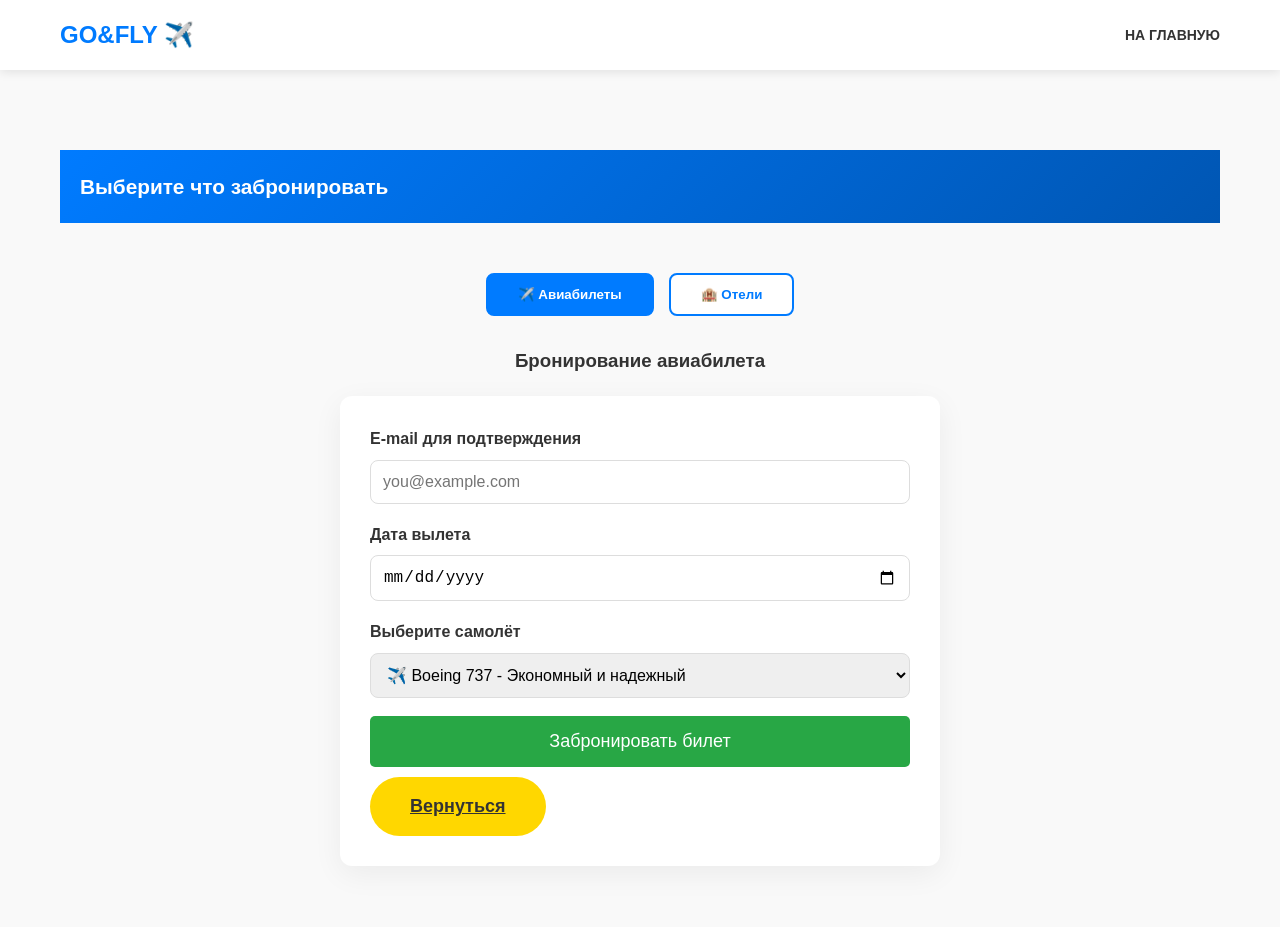
<file: html/bron.html>
<!DOCTYPE html>
<html lang="ru">
<head>
    <meta charset="UTF-8">
    <meta name="viewport" content="width=device-width, initial-scale=1.0">
    <title>Бронирование — Go&Fly</title>
    <link rel="stylesheet" href="../css/style.css">
</head>
<body>
    <!-- НАВИГАЦИЯ -->
    <header style="margin-bottom: 20px;">
        <div class="container header-container">
            <div class="logo">Go&Fly ✈️</div>
            <nav>
                <ul class="nav-list" style="margin: 0;">
                    <li><a href="../index.html">На главную</a></li>
                </ul>
            </nav>
        </div>
    </header>

    <!-- ВКЛАДКИ БРОНИРОВАНИЯ -->
    <section class="section booking-section">
        <div class="container">
            <h2 class="section-title">Выберите что забронировать</h2>
            
            <div class="booking-tabs">
                <button class="tab-btn active" onclick="switchTab('flights')">✈️ Авиабилеты</button>
                <button class="tab-btn" onclick="switchTab('hotels')">🏨 Отели</button>
            </div>

            <!-- ТАБ - АВИАБИЛЕТЫ -->
            <div id="flights" class="tab-content active">
                <h3 style="text-align: center; margin-bottom: 20px;">Бронирование авиабилета</h3>
                <div class="booking-form">
                    <form id="bookingForm">
                        <div class="form-group">
                            <label for="bookingEmail">E‑mail для подтверждения</label>
                            <input id="bookingEmail" type="email" placeholder="you@example.com" required>
                        </div>

                        <div class="form-group">
                            <label for="flightDate">Дата вылета</label>
                            <input id="flightDate" type="date" required>
                        </div>

                        <div class="form-group">
                            <label for="planeSelect">Выберите самолёт</label>
                            <select id="planeSelect">
                                <option value="B737">✈️ Boeing 737 - Экономный и надежный</option>
                                <option value="A320">✈️ Airbus A320 - Популярный пассажирский</option>
                                <option value="E195">✈️ Embraer 195 - Эконом-класс комфорта</option>
                                <option value="ATR72">✈️ ATR 72 - Региональные маршруты</option>
                                <option value="SSJ100">✈️ Sukhoi Superjet 100 - Современный лайнер</option>
                            </select>
                        </div>

                        <div style="display:flex; gap:10px; align-items:center; flex-wrap: wrap;">
                            <button type="submit" class="submit-btn">Забронировать билет</button>
                            <a class="main-btn" href="index.html" style="padding: 15px 40px;">Вернуться</a>
                        </div>

                        <div id="bookingResult" class="booking-result"></div>
                    </form>
                </div>
            </div>

            <!-- ТАБ - ОТЕЛИ -->
            <div id="hotels" class="tab-content">
                <h3 style="text-align: center; margin-bottom: 20px;">Бронирование отеля</h3>
                <div class="hotel-grid-booking">
                    <!-- Отель 1 -->
                    <div class="hotel-booking-card">
                        <div class="hotel-image" style="background-image: url('../image/hotel_1.jpg');"></div>
                        <div class="hotel-booking-info">
                            <h3>Paradise Resort</h3>
                            <p class="hotel-location">📍 Мальдивы</p>
                            <p class="hotel-rating">⭐⭐⭐⭐⭐ 5.0 (428 отзывов)</p>
                            <p class="hotel-price-booking">$299 / ночь</p>
                            <p style="color: #666; font-size: 13px;">28,570 ₸ / ночь</p>
                            <button class="expand-form-btn" onclick="toggleHotelForm(this, 'Paradise Resort', 299)">Забронировать</button>
                            <div class="hotel-form-section">
                                <form class="hotel-booking-form">
                                    <div class="form-row">
                                        <div>
                                            <label>Ваше имя:</label>
                                            <input type="text" class="guest-name" placeholder="Иван Петров" required>
                                        </div>
                                        <div>
                                            <label>E-mail:</label>
                                            <input type="email" class="guest-email" placeholder="ivan@mail.com" required>
                                        </div>
                                    </div>
                                    <div class="form-row">
                                        <div>
                                            <label>Дата заезда:</label>
                                            <input type="date" class="check-in" required>
                                        </div>
                                        <div>
                                            <label>Дата выезда:</label>
                                            <input type="date" class="check-out" required>
                                        </div>
                                    </div>
                                    <div class="form-row">
                                        <div>
                                            <label>Количество номеров:</label>
                                            <input type="number" class="num-rooms" value="1" min="1" required>
                                        </div>
                                        <div>
                                            <label>Валюта:</label>
                                            <select class="currency">
                                                <option value="usd">USD ($)</option>
                                                <option value="kzt">KZT (₸)</option>
                                                <option value="rub">RUB (₽)</option>
                                            </select>
                                        </div>
                                    </div>
                                    <div class="form-submit-row">
                                        <button type="submit" class="book-btn">Забронировать</button>
                                        <button type="button" class="cancel-btn" onclick="toggleHotelForm(this)">Отмена</button>
                                    </div>
                                </form>
                                <div class="booking-result"></div>
                            </div>
                        </div>
                    </div>

                    <!-- Отель 2 -->
                    <div class="hotel-booking-card">
                        <div class="hotel-image" style="background-image: url('../image/hotel_2.jpg');"></div>
                        <div class="hotel-booking-info">
                            <h3>Bali Sunset</h3>
                            <p class="hotel-location">📍 Бали, Индонезия</p>
                            <p class="hotel-rating">⭐⭐⭐⭐ 4.8 (356 отзывов)</p>
                            <p class="hotel-price-booking">$89 / ночь</p>
                            <p style="color: #666; font-size: 13px;">38,270 ₸ / ночь</p>
                            <button class="expand-form-btn" onclick="toggleHotelForm(this, 'Bali Sunset', 89)">Забронировать</button>
                            <div class="hotel-form-section">
                                <form class="hotel-booking-form">
                                    <div class="form-row">
                                        <div>
                                            <label>Ваше имя:</label>
                                            <input type="text" class="guest-name" placeholder="Иван Петров" required>
                                        </div>
                                        <div>
                                            <label>E-mail:</label>
                                            <input type="email" class="guest-email" placeholder="ivan@mail.com" required>
                                        </div>
                                    </div>
                                    <div class="form-row">
                                        <div>
                                            <label>Дата заезда:</label>
                                            <input type="date" class="check-in" required>
                                        </div>
                                        <div>
                                            <label>Дата выезда:</label>
                                            <input type="date" class="check-out" required>
                                        </div>
                                    </div>
                                    <div class="form-row">
                                        <div>
                                            <label>Количество номеров:</label>
                                            <input type="number" class="num-rooms" value="1" min="1" required>
                                        </div>
                                        <div>
                                            <label>Валюта:</label>
                                            <select class="currency">
                                                <option value="usd">USD ($)</option>
                                                <option value="kzt">KZT (₸)</option>
                                                <option value="rub">RUB (₽)</option>
                                            </select>
                                        </div>
                                    </div>
                                    <div class="form-submit-row">
                                        <button type="submit" class="book-btn">Забронировать</button>
                                        <button type="button" class="cancel-btn" onclick="toggleHotelForm(this)">Отмена</button>
                                    </div>
                                </form>
                                <div class="booking-result"></div>
                            </div>
                        </div>
                    </div>

                    <!-- Отель 3 -->
                    <div class="hotel-booking-card">
                        <div class="hotel-image" style="background-image: url('../image/hotel_3.jpg');"></div>
                        <div class="hotel-booking-info">
                            <h3>Paris Elegance</h3>
                            <p class="hotel-location">📍 Париж, Франция</p>
                            <p class="hotel-rating">⭐⭐⭐⭐ 4.9 (512 отзывов)</p>
                            <p class="hotel-price-booking">$199 / ночь</p>
                            <p style="color: #666; font-size: 13px;">85,570 ₸ / ночь</p>
                            <button class="expand-form-btn" onclick="toggleHotelForm(this, 'Paris Elegance', 199)">Забронировать</button>
                            <div class="hotel-form-section">
                                <form class="hotel-booking-form">
                                    <div class="form-row">
                                        <div>
                                            <label>Ваше имя:</label>
                                            <input type="text" class="guest-name" placeholder="Иван Петров" required>
                                        </div>
                                        <div>
                                            <label>E-mail:</label>
                                            <input type="email" class="guest-email" placeholder="ivan@mail.com" required>
                                        </div>
                                    </div>
                                    <div class="form-row">
                                        <div>
                                            <label>Дата заезда:</label>
                                            <input type="date" class="check-in" required>
                                        </div>
                                        <div>
                                            <label>Дата выезда:</label>
                                            <input type="date" class="check-out" required>
                                        </div>
                                    </div>
                                    <div class="form-row">
                                        <div>
                                            <label>Количество номеров:</label>
                                            <input type="number" class="num-rooms" value="1" min="1" required>
                                        </div>
                                        <div>
                                            <label>Валюта:</label>
                                            <select class="currency">
                                                <option value="usd">USD ($)</option>
                                                <option value="kzt">KZT (₸)</option>
                                                <option value="rub">RUB (₽)</option>
                                            </select>
                                        </div>
                                    </div>
                                    <div class="form-submit-row">
                                        <button type="submit" class="book-btn">Забронировать</button>
                                        <button type="button" class="cancel-btn" onclick="toggleHotelForm(this)">Отмена</button>
                                    </div>
                                </form>
                                <div class="booking-result"></div>
                            </div>
                        </div>
                    </div>

                    <!-- Отель 4 -->
                    <div class="hotel-booking-card">
                        <div class="hotel-image" style="background-image: url('../image/hotel_4.jpg');"></div>
                        <div class="hotel-booking-info">
                            <h3>Dubai Luxury</h3>
                            <p class="hotel-location">📍 Дубай, ОАЭ</p>
                            <p class="hotel-rating">⭐⭐⭐⭐⭐ 5.0 (684 отзывов)</p>
                            <p class="hotel-price-booking">$449 / ночь</p>
                            <p style="color: #666; font-size: 13px;">193,170 ₸ / ночь</p>
                            <button class="expand-form-btn" onclick="toggleHotelForm(this, 'Dubai Luxury', 449)">Забронировать</button>
                            <div class="hotel-form-section">
                                <form class="hotel-booking-form">
                                    <div class="form-row">
                                        <div>
                                            <label>Ваше имя:</label>
                                            <input type="text" class="guest-name" placeholder="Иван Петров" required>
                                        </div>
                                        <div>
                                            <label>E-mail:</label>
                                            <input type="email" class="guest-email" placeholder="ivan@mail.com" required>
                                        </div>
                                    </div>
                                    <div class="form-row">
                                        <div>
                                            <label>Дата заезда:</label>
                                            <input type="date" class="check-in" required>
                                        </div>
                                        <div>
                                            <label>Дата выезда:</label>
                                            <input type="date" class="check-out" required>
                                        </div>
                                    </div>
                                    <div class="form-row">
                                        <div>
                                            <label>Количество номеров:</label>
                                            <input type="number" class="num-rooms" value="1" min="1" required>
                                        </div>
                                        <div>
                                            <label>Валюта:</label>
                                            <select class="currency">
                                                <option value="usd">USD ($)</option>
                                                <option value="kzt">KZT (₸)</option>
                                                <option value="rub">RUB (₽)</option>
                                            </select>
                                        </div>
                                    </div>
                                    <div class="form-submit-row">
                                        <button type="submit" class="book-btn">Забронировать</button>
                                        <button type="button" class="cancel-btn" onclick="toggleHotelForm(this)">Отмена</button>
                                    </div>
                                </form>
                                <div class="booking-result"></div>
                            </div>
                        </div>
                    </div>
                </div>
            </div>
        </div>
    </section>

    <script>
        // Переключение между вкладками
        function switchTab(tabName) {
            // Скрываем все вкладки
            document.querySelectorAll('.tab-content').forEach(tab => {
                tab.classList.remove('active');
            });
            // Убираем активность у всех кнопок
            document.querySelectorAll('.tab-btn').forEach(btn => {
                btn.classList.remove('active');
            });

            // Показываем нужную вкладку
            document.getElementById(tabName).classList.add('active');
            // Активируем нужную кнопку
            event.target.classList.add('active');
        }

        // Раскрытие/закрытие формы отеля
        function toggleHotelForm(btn, hotelName = null, price = null) {
            const card = btn.closest('.hotel-booking-card');
            const formSection = card.querySelector('.hotel-form-section');
            formSection.classList.toggle('show');

            // Если это раскрытие, прикрепляем данные отеля
            if (formSection.classList.contains('show')) {
                const form = formSection.querySelector('.hotel-booking-form');
                form.dataset.hotelName = hotelName;
                form.dataset.price = price;
            }
        }

        // Обработчик отправки форм отелей
        document.querySelectorAll('.hotel-booking-form').forEach(form => {
            form.addEventListener('submit', function(e) {
                e.preventDefault();

                const hotelName = this.dataset.hotelName;
                const basePrice = parseFloat(this.dataset.price);
                const guestName = this.querySelector('.guest-name').value;
                const email = this.querySelector('.guest-email').value;
                const checkIn = this.querySelector('.check-in').value;
                const checkOut = this.querySelector('.check-out').value;
                const numRooms = parseInt(this.querySelector('.num-rooms').value);
                const currency = this.querySelector('.currency').value;

                if (!guestName || !email || !checkIn || !checkOut) {
                    alert('Пожалуйста, заполните все поля');
                    return;
                }

                // Расчет количества ночей
                const start = new Date(checkIn);
                const end = new Date(checkOut);
                const nights = Math.ceil((end - start) / (1000 * 60 * 60 * 24));

                if (nights <= 0) {
                    alert('Дата выезда должна быть позже даты заезда');
                    return;
                }

                // Расчет стоимости
                const rates = {
                    usd: 1,
                    kzt: 430,
                    rub: 95
                };

                const totalPrice = Math.round(basePrice * nights * numRooms * rates[currency]);
                const currencySymbol = { usd: '$', kzt: '₸', rub: '₽' }[currency];

                // Отображение результата
                const resultDiv = this.closest('.hotel-form-section').querySelector('.booking-result');
                resultDiv.innerHTML = `
                    <strong>✅ Успешно!</strong><br>
                    Отель: ${hotelName}<br>
                    Гость: ${guestName}<br>
                    Даты: ${checkIn} - ${checkOut} (${nights} ночей)<br>
                    Номеров: ${numRooms}<br>
                    <strong style="font-size: 18px;">Итого: ${totalPrice}${currencySymbol}</strong><br>
                    Письмо отправлено на ${email}
                `;
                resultDiv.classList.add('show');

                // Закрытие формы через 2 секунды
                setTimeout(() => {
                    this.closest('.hotel-form-section').classList.remove('show');
                    resultDiv.classList.remove('show');
                }, 2500);
            });
        });
    </script>
</body>
</html>
</file>
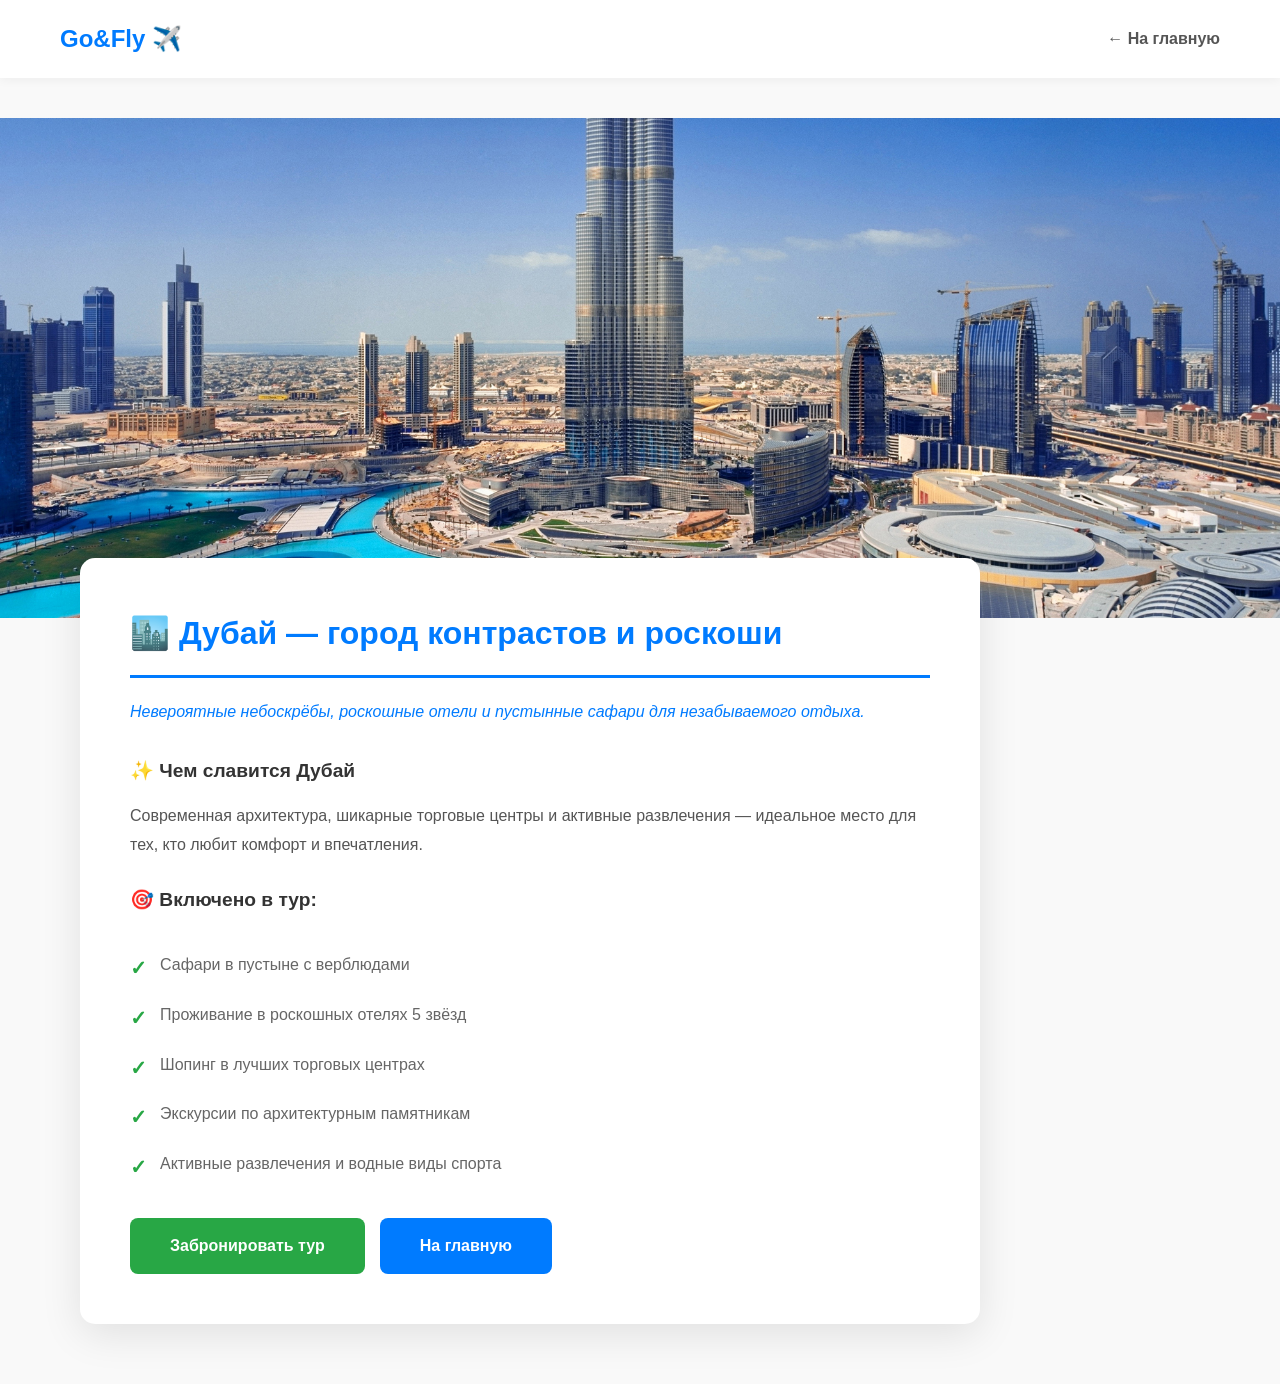
<file: html/dubai-tour.html>
<!DOCTYPE html>
<html lang="ru">
<head>
    <meta charset="UTF-8">
    <meta name="viewport" content="width=device-width, initial-scale=1.0">
    <title>Дубай — Тур | Go&Fly</title>
    <link rel="stylesheet" href="../css/style.css">
</head>
<body>
    <header class="header-tour">
        <div class="container">
            <div class="logo-tour">Go&Fly ✈️</div>
            <nav class="nav-tour">
                <a href="index.html">← На главную</a>
            </nav>
        </div>
    </header>

    <section class="tour-hero" style="background: url('../image/Dubai.jpg') center/cover no-repeat;">
        <div class="hero-overlay"></div>
    </section>

    <section class="section" style="padding: 0 0 60px;">
        <div class="container">
            <div class="tour-content">
                <h2>🏙️ Дубай — город контрастов и роскоши</h2>
                <p style="font-style: italic; color: #007bff; margin-bottom: 20px;">Невероятные небоскрёбы, роскошные отели и пустынные сафари для незабываемого отдыха.</p>
                
                <h3 style="color: #333; margin-top: 30px; margin-bottom: 15px;">✨ Чем славится Дубай</h3>
                <p>Современная архитектура, шикарные торговые центры и активные развлечения — идеальное место для тех, кто любит комфорт и впечатления.</p>
                
                <h3 style="color: #333; margin-top: 25px; margin-bottom: 15px;">🎯 Включено в тур:</h3>
                <ul>
                    <li>Сафари в пустыне с верблюдами</li>
                    <li>Проживание в роскошных отелях 5 звёзд</li>
                    <li>Шопинг в лучших торговых центрах</li>
                    <li>Экскурсии по архитектурным памятникам</li>
                    <li>Активные развлечения и водные виды спорта</li>
                </ul>

                <div class="tour-buttons">
                    <a class="btn-book" href="../html/bron.html">Забронировать тур</a>
                    <a class="btn-home" href="../index.html">На главную</a>
                </div>
            </div>
        </div>
    </section>

    <script src="../js/script.js"></script>
</body>
</html>
</file>
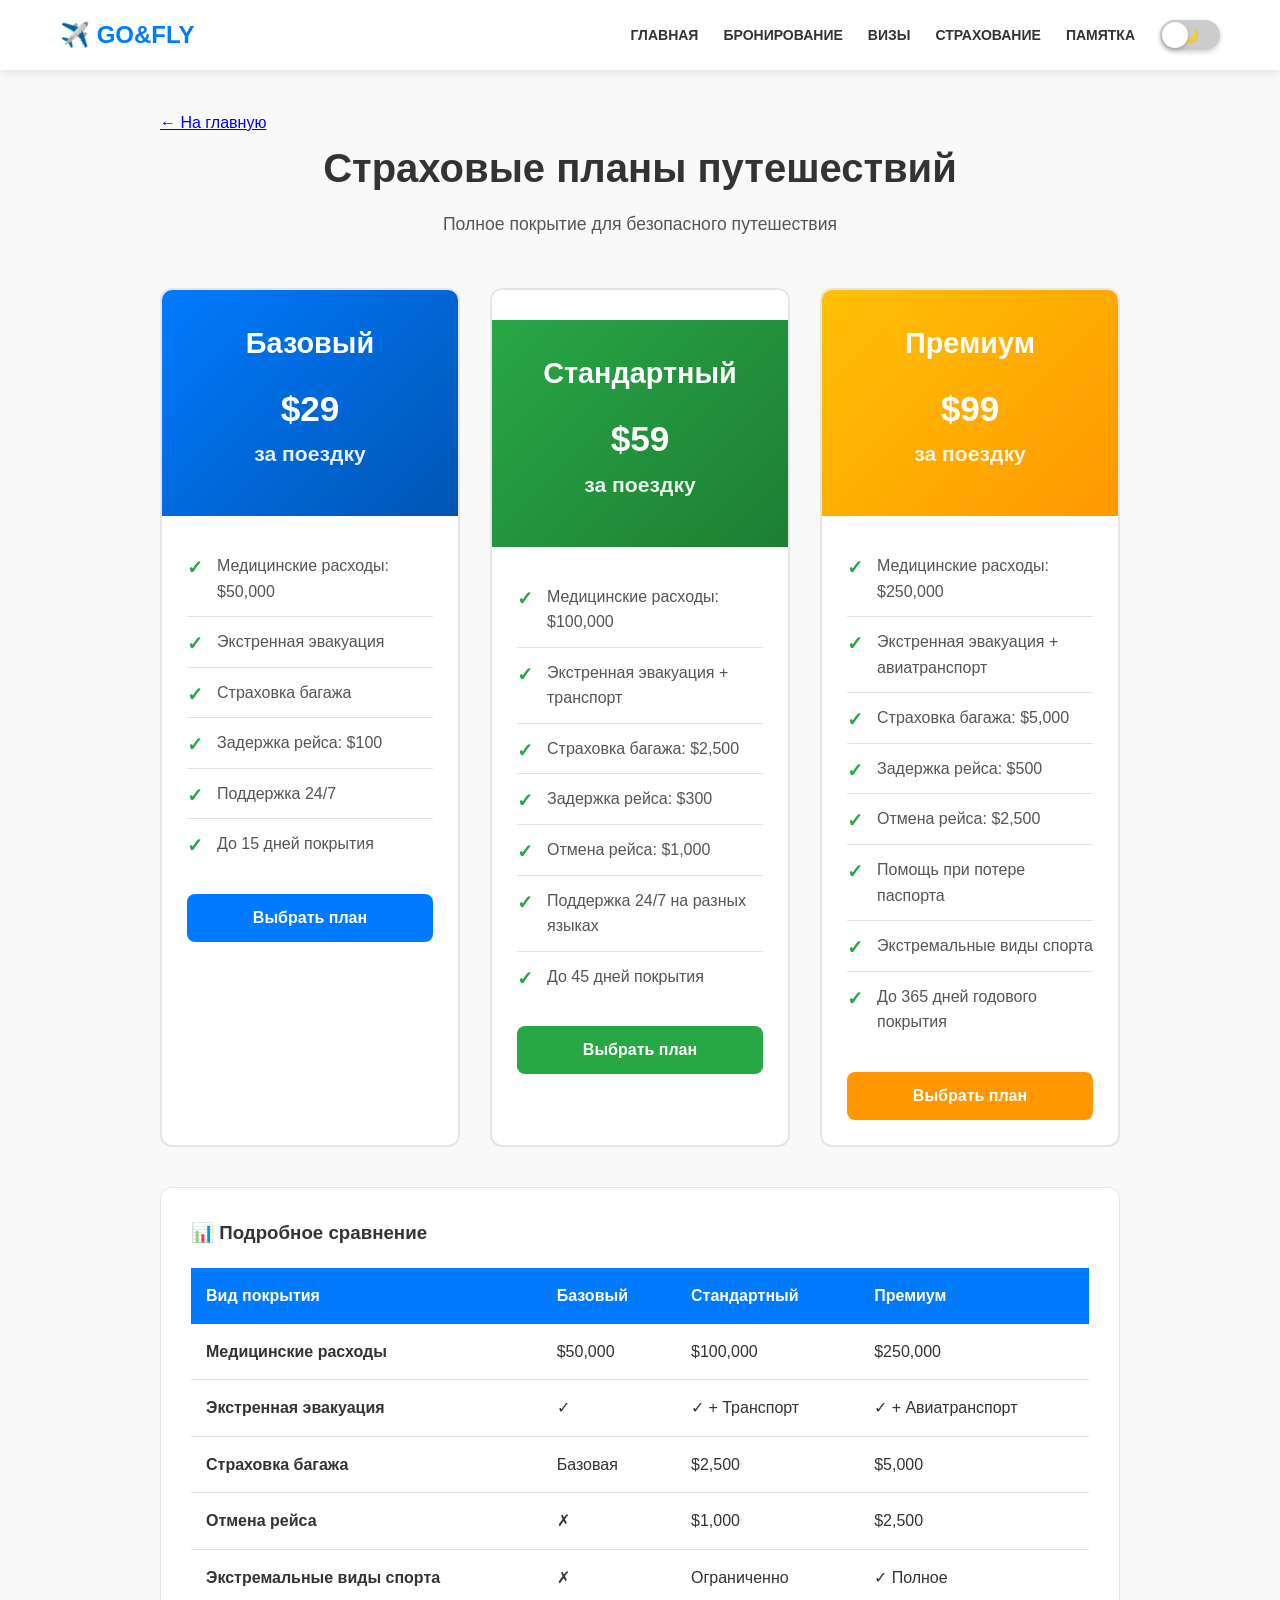
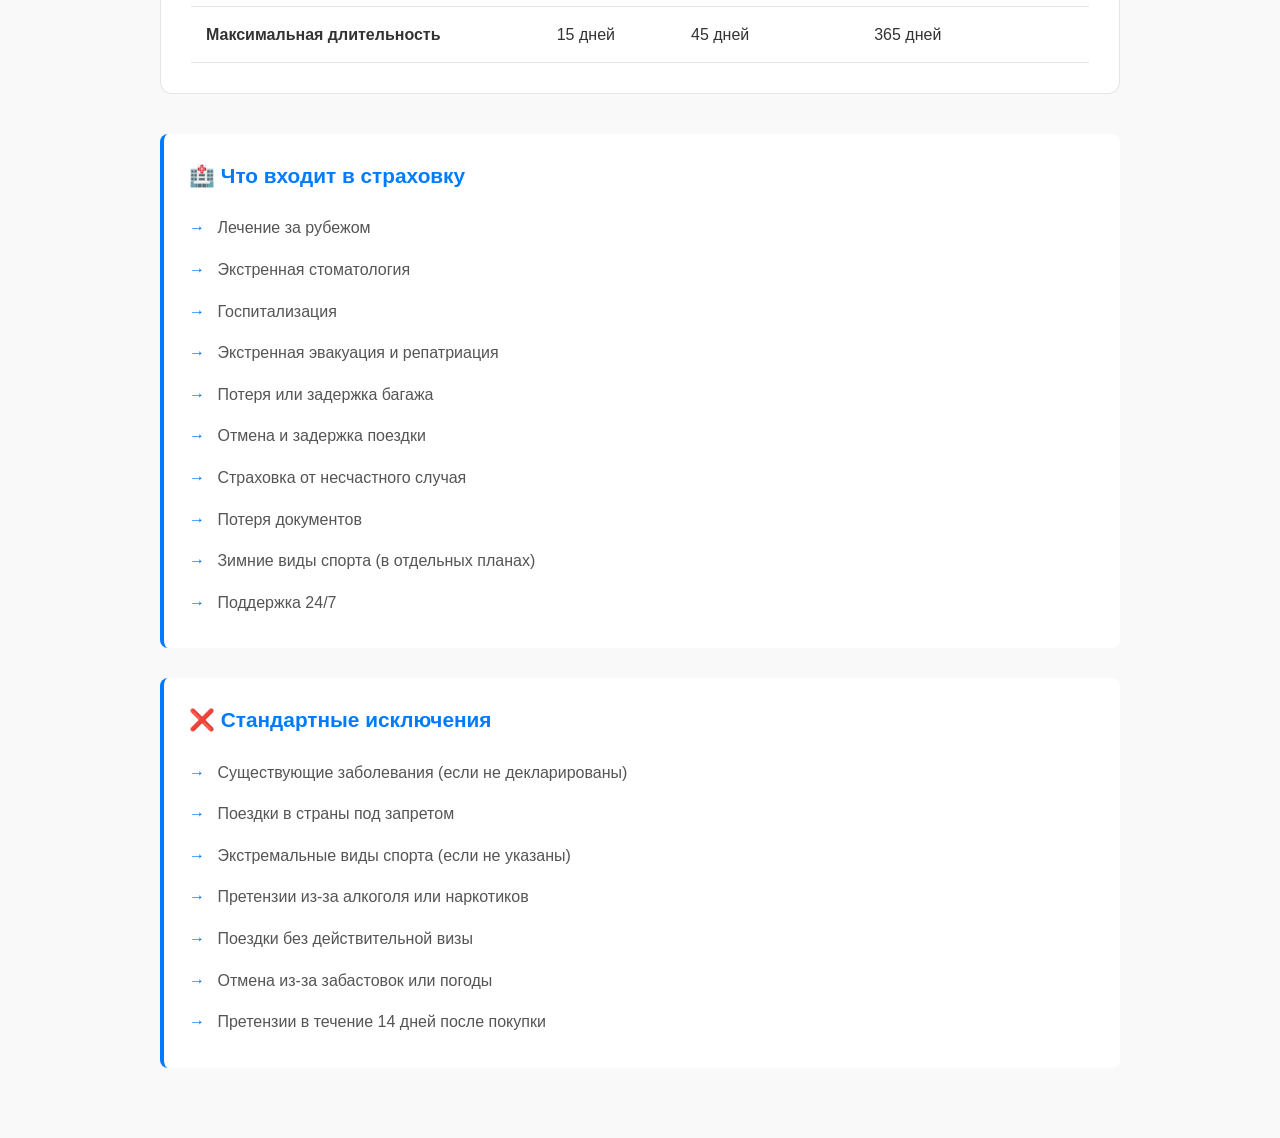
<file: html/insurance.html>
<!DOCTYPE html>
<html lang="ru">
<head>
    <meta charset="UTF-8">
    <meta name="viewport" content="width=device-width, initial-scale=1.0">
    <title>Страхование путешествий - Go&Fly</title>
    <link rel="stylesheet" href="../css/style.css">
</head>
<body>
    <header>
        <div class="container header-container">
            <div class="logo">✈️ Go&Fly</div>
            <nav>
                <ul class="nav-list">
                    <li><a href="../index.html">Главная</a></li>
                    <li><a href="bron.html">Бронирование</a></li>
                    <li><a href="visas.html">Визы</a></li>
                    <li><a href="insurance.html">Страхование</a></li>
                    <li><a href="memo.html">Памятка</a></li>
                    <li>
                        <button class="theme-toggle" id="themeToggle">🌙</button>
                    </li>
                </ul>
            </nav>
        </div>
    </header>

    <div class="insurance-container">
        <a href="../index.html" class="back-btn">← На главную</a>

        <div class="insurance-header">
            <h1>Страховые планы путешествий</h1>
            <p>Полное покрытие для безопасного путешествия</p>
        </div>

        <div class="insurance-grid">
            <!-- Базовый план -->
            <div class="insurance-plan">
                <div class="plan-header">
                    <h3>Базовый</h3>
                    <div class="plan-price">$29<span>за поездку</span></div>
                </div>
                <div class="plan-content">
                    <ul class="coverage-list">
                        <li>Медицинские расходы: $50,000</li>
                        <li>Экстренная эвакуация</li>
                        <li>Страховка багажа</li>
                        <li>Задержка рейса: $100</li>
                        <li>Поддержка 24/7</li>
                        <li>До 15 дней покрытия</li>
                    </ul>
                    <button class="plan-btn">Выбрать план</button>
                </div>
            </div>

            <!-- Стандартный план (популярный) -->
            <div class="insurance-plan">
                <div class="popular-badge">САМЫЙ ПОПУЛЯРНЫЙ</div>
                <div class="plan-header" style="background: linear-gradient(135deg, #28a745, #1e7e34);">
                    <h3>Стандартный</h3>
                    <div class="plan-price">$59<span>за поездку</span></div>
                </div>
                <div class="plan-content">
                    <ul class="coverage-list">
                        <li>Медицинские расходы: $100,000</li>
                        <li>Экстренная эвакуация + транспорт</li>
                        <li>Страховка багажа: $2,500</li>
                        <li>Задержка рейса: $300</li>
                        <li>Отмена рейса: $1,000</li>
                        <li>Поддержка 24/7 на разных языках</li>
                        <li>До 45 дней покрытия</li>
                    </ul>
                    <button class="plan-btn" style="background: #28a745;">Выбрать план</button>
                </div>
            </div>

            <!-- Премиум план -->
            <div class="insurance-plan">
                <div class="plan-header" style="background: linear-gradient(135deg, #ffc107, #ff9800);">
                    <h3>Премиум</h3>
                    <div class="plan-price">$99<span>за поездку</span></div>
                </div>
                <div class="plan-content">
                    <ul class="coverage-list">
                        <li>Медицинские расходы: $250,000</li>
                        <li>Экстренная эвакуация + авиатранспорт</li>
                        <li>Страховка багажа: $5,000</li>
                        <li>Задержка рейса: $500</li>
                        <li>Отмена рейса: $2,500</li>
                        <li>Помощь при потере паспорта</li>
                        <li>Экстремальные виды спорта</li>
                        <li>До 365 дней годового покрытия</li>
                    </ul>
                    <button class="plan-btn" style="background: #ff9800;">Выбрать план</button>
                </div>
            </div>
        </div>

        <div class="insurance-comparison">
            <h3 style="margin-bottom: 20px; color: var(--text-primary);">📊 Подробное сравнение</h3>
            <table class="comparison-table">
                <tr>
                    <th>Вид покрытия</th>
                    <th>Базовый</th>
                    <th>Стандартный</th>
                    <th>Премиум</th>
                </tr>
                <tr>
                    <td><strong>Медицинские расходы</strong></td>
                    <td>$50,000</td>
                    <td>$100,000</td>
                    <td>$250,000</td>
                </tr>
                <tr>
                    <td><strong>Экстренная эвакуация</strong></td>
                    <td>✓</td>
                    <td>✓ + Транспорт</td>
                    <td>✓ + Авиатранспорт</td>
                </tr>
                <tr>
                    <td><strong>Страховка багажа</strong></td>
                    <td>Базовая</td>
                    <td>$2,500</td>
                    <td>$5,000</td>
                </tr>
                <tr>
                    <td><strong>Отмена рейса</strong></td>
                    <td>✗</td>
                    <td>$1,000</td>
                    <td>$2,500</td>
                </tr>
                <tr>
                    <td><strong>Экстремальные виды спорта</strong></td>
                    <td>✗</td>
                    <td>Ограниченно</td>
                    <td>✓ Полное</td>
                </tr>
                <tr>
                    <td><strong>Максимальная длительность</strong></td>
                    <td>15 дней</td>
                    <td>45 дней</td>
                    <td>365 дней</td>
                </tr>
            </table>
        </div>

        <div class="info-section">
            <h4>🏥 Что входит в страховку</h4>
            <ul>
                <li>Лечение за рубежом</li>
                <li>Экстренная стоматология</li>
                <li>Госпитализация</li>
                <li>Экстренная эвакуация и репатриация</li>
                <li>Потеря или задержка багажа</li>
                <li>Отмена и задержка поездки</li>
                <li>Страховка от несчастного случая</li>
                <li>Потеря документов</li>
                <li>Зимние виды спорта (в отдельных планах)</li>
                <li>Поддержка 24/7</li>
            </ul>
        </div>

        <div class="info-section">
            <h4>❌ Стандартные исключения</h4>
            <ul>
                <li>Существующие заболевания (если не декларированы)</li>
                <li>Поездки в страны под запретом</li>
                <li>Экстремальные виды спорта (если не указаны)</li>
                <li>Претензии из-за алкоголя или наркотиков</li>
                <li>Поездки без действительной визы</li>
                <li>Отмена из-за забастовок или погоды</li>
                <li>Претензии в течение 14 дней после покупки</li>
            </ul>
        </div>
    </div>

    <script src="../js/script.js"></script>
</body>
</html>
</file>
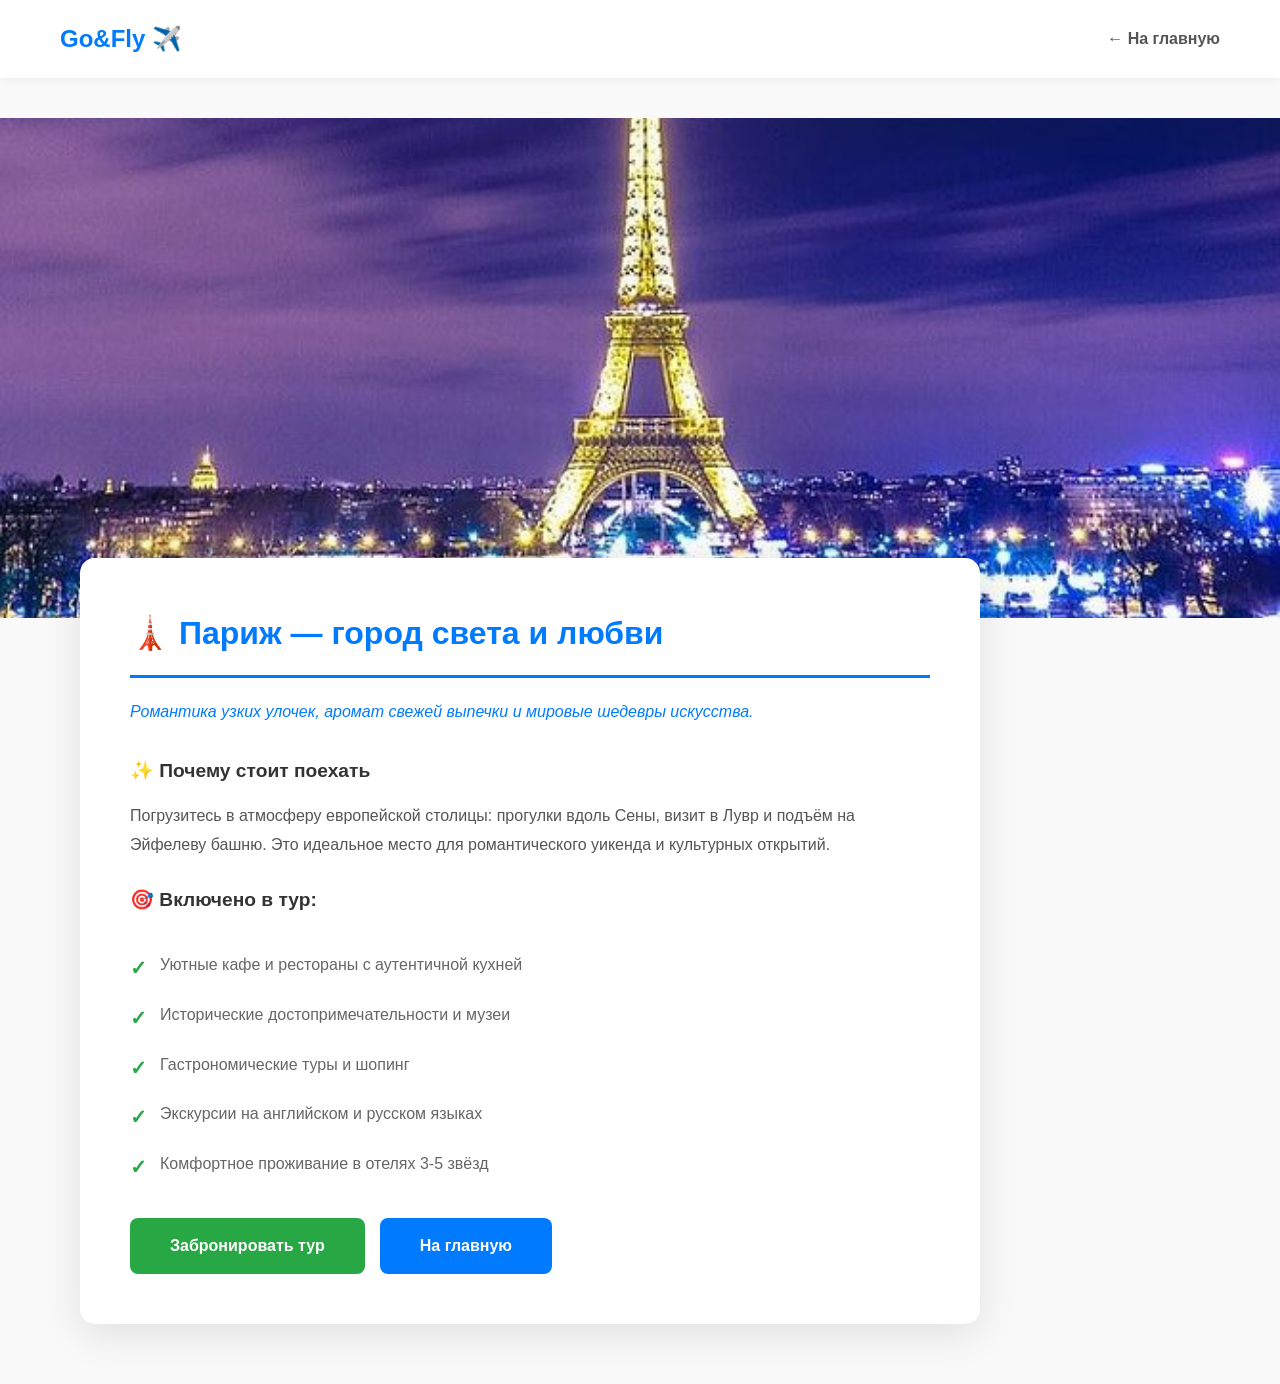
<file: html/paris-tour.html>
<!DOCTYPE html>
<html lang="ru">
<head>
    <meta charset="UTF-8">
    <meta name="viewport" content="width=device-width, initial-scale=1.0">
    <title>Париж — Тур | Go&Fly</title>
    <link rel="stylesheet" href="../css/style.css">
</head>
<body>
    <header class="header-tour">
        <div class="container">
            <div class="logo-tour">Go&Fly ✈️</div>
            <nav class="nav-tour">
                <a href="index.html">← На главную</a>
            </nav>
        </div>
    </header>

    <section class="tour-hero">
        <div class="hero-overlay"></div>
    </section>

    <section class="section" style="padding: 0 0 60px;">
        <div class="container">
            <div class="tour-content">
                <h2>🗼 Париж — город света и любви</h2>
                <p style="font-style: italic; color: #007bff; margin-bottom: 20px;">Романтика узких улочек, аромат свежей выпечки и мировые шедевры искусства.</p>
                
                <h3 style="color: #333; margin-top: 30px; margin-bottom: 15px;">✨ Почему стоит поехать</h3>
                <p>Погрузитесь в атмосферу европейской столицы: прогулки вдоль Сены, визит в Лувр и подъём на Эйфелеву башню. Это идеальное место для романтического уикенда и культурных открытий.</p>
                
                <h3 style="color: #333; margin-top: 25px; margin-bottom: 15px;">🎯 Включено в тур:</h3>
                <ul>
                    <li>Уютные кафе и рестораны с аутентичной кухней</li>
                    <li>Исторические достопримечательности и музеи</li>
                    <li>Гастрономические туры и шопинг</li>
                    <li>Экскурсии на английском и русском языках</li>
                    <li>Комфортное проживание в отелях 3-5 звёзд</li>
                </ul>

                <div class="tour-buttons">
                    <a class="btn-book" href="../html/bron.html">Забронировать тур</a>
                    <a class="btn-home" href="../index.html">На главную</a>
                </div>
            </div>
        </div>
    </section>

    <script src="../js/script.js"></script>
</body>
</html>
</file>
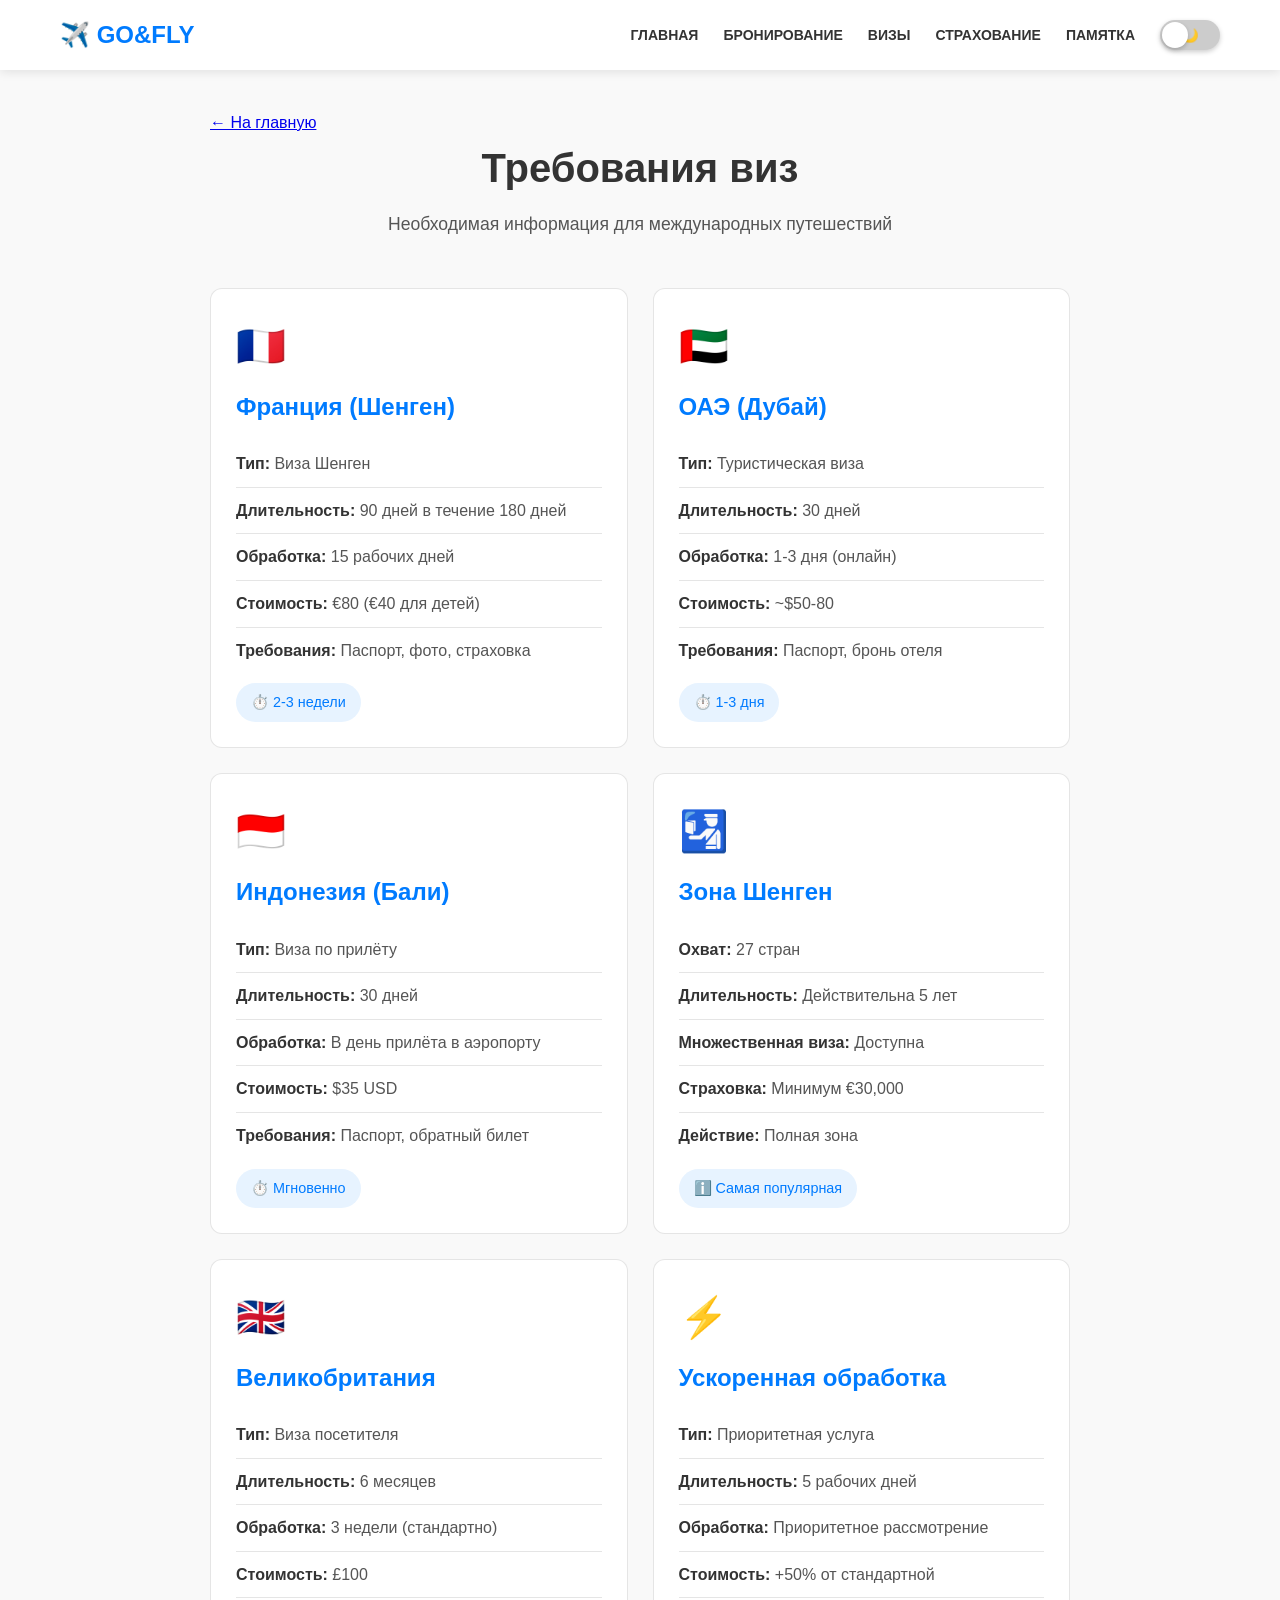
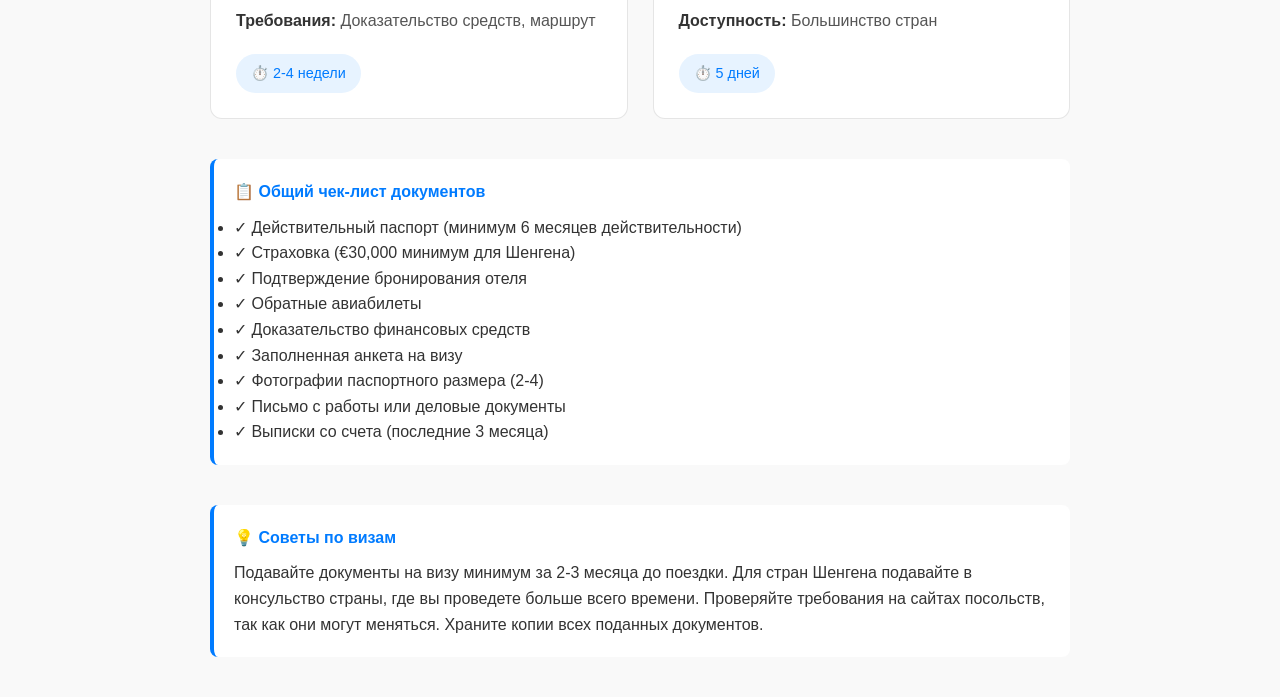
<file: html/visas.html>
<!DOCTYPE html>
<html lang="ru">
<head>
    <meta charset="UTF-8">
    <meta name="viewport" content="width=device-width, initial-scale=1.0">
    <title>Требования виз - Go&Fly</title>
    <link rel="stylesheet" href="../css/style.css">
</head>
<body>
    <header>
        <div class="container header-container">
            <div class="logo">✈️ Go&Fly</div>
            <nav>
                <ul class="nav-list">
                    <li><a href="../index.html">Главная</a></li>
                    <li><a href="bron.html">Бронирование</a></li>
                    <li><a href="visas.html">Визы</a></li>
                    <li><a href="insurance.html">Страхование</a></li>
                    <li><a href="memo.html">Памятка</a></li>
                    <li>
                        <button class="theme-toggle" id="themeToggle">🌙</button>
                    </li>
                </ul>
            </nav>
        </div>
    </header>

    <div class="visa-container">
        <a href="../index.html" class="back-btn">← На главную</a>

        <div class="visa-header">
            <h1>Требования виз</h1>
            <p>Необходимая информация для международных путешествий</p>
        </div>

        <div class="visa-grid">
            <!-- Франция -->
            <div class="visa-card">
                <div class="visa-flag">🇫🇷</div>
                <h3>Франция (Шенген)</h3>
                <ul class="visa-details">
                    <li><strong>Тип:</strong> Виза Шенген</li>
                    <li><strong>Длительность:</strong> 90 дней в течение 180 дней</li>
                    <li><strong>Обработка:</strong> 15 рабочих дней</li>
                    <li><strong>Стоимость:</strong> €80 (€40 для детей)</li>
                    <li><strong>Требования:</strong> Паспорт, фото, страховка</li>
                </ul>
                <span class="processing-time">⏱️ 2-3 недели</span>
            </div>

            <!-- ОАЭ -->
            <div class="visa-card">
                <div class="visa-flag">🇦🇪</div>
                <h3>ОАЭ (Дубай)</h3>
                <ul class="visa-details">
                    <li><strong>Тип:</strong> Туристическая виза</li>
                    <li><strong>Длительность:</strong> 30 дней</li>
                    <li><strong>Обработка:</strong> 1-3 дня (онлайн)</li>
                    <li><strong>Стоимость:</strong> ~$50-80</li>
                    <li><strong>Требования:</strong> Паспорт, бронь отеля</li>
                </ul>
                <span class="processing-time">⏱️ 1-3 дня</span>
            </div>

            <!-- Индонезия -->
            <div class="visa-card">
                <div class="visa-flag">🇮🇩</div>
                <h3>Индонезия (Бали)</h3>
                <ul class="visa-details">
                    <li><strong>Тип:</strong> Виза по прилёту</li>
                    <li><strong>Длительность:</strong> 30 дней</li>
                    <li><strong>Обработка:</strong> В день прилёта в аэропорту</li>
                    <li><strong>Стоимость:</strong> $35 USD</li>
                    <li><strong>Требования:</strong> Паспорт, обратный билет</li>
                </ul>
                <span class="processing-time">⏱️ Мгновенно</span>
            </div>

            <!-- Шенген -->
            <div class="visa-card">
                <div class="visa-flag">🛂</div>
                <h3>Зона Шенген</h3>
                <ul class="visa-details">
                    <li><strong>Охват:</strong> 27 стран</li>
                    <li><strong>Длительность:</strong> Действительна 5 лет</li>
                    <li><strong>Множественная виза:</strong> Доступна</li>
                    <li><strong>Страховка:</strong> Минимум €30,000</li>
                    <li><strong>Действие:</strong> Полная зона</li>
                </ul>
                <span class="processing-time">ℹ️ Самая популярная</span>
            </div>

            <!-- Великобритания -->
            <div class="visa-card">
                <div class="visa-flag">🇬🇧</div>
                <h3>Великобритания</h3>
                <ul class="visa-details">
                    <li><strong>Тип:</strong> Виза посетителя</li>
                    <li><strong>Длительность:</strong> 6 месяцев</li>
                    <li><strong>Обработка:</strong> 3 недели (стандартно)</li>
                    <li><strong>Стоимость:</strong> £100</li>
                    <li><strong>Требования:</strong> Доказательство средств, маршрут</li>
                </ul>
                <span class="processing-time">⏱️ 2-4 недели</span>
            </div>

            <!-- Ускоренная обработка -->
            <div class="visa-card">
                <div class="visa-flag">⚡</div>
                <h3>Ускоренная обработка</h3>
                <ul class="visa-details">
                    <li><strong>Тип:</strong> Приоритетная услуга</li>
                    <li><strong>Длительность:</strong> 5 рабочих дней</li>
                    <li><strong>Обработка:</strong> Приоритетное рассмотрение</li>
                    <li><strong>Стоимость:</strong> +50% от стандартной</li>
                    <li><strong>Доступность:</strong> Большинство стран</li>
                </ul>
                <span class="processing-time">⏱️ 5 дней</span>
            </div>
        </div>

        <div class="info-box">
            <h4>📋 Общий чек-лист документов</h4>
            <ul>
                <li>✓ Действительный паспорт (минимум 6 месяцев действительности)</li>
                <li>✓ Страховка (€30,000 минимум для Шенгена)</li>
                <li>✓ Подтверждение бронирования отеля</li>
                <li>✓ Обратные авиабилеты</li>
                <li>✓ Доказательство финансовых средств</li>
                <li>✓ Заполненная анкета на визу</li>
                <li>✓ Фотографии паспортного размера (2-4)</li>
                <li>✓ Письмо с работы или деловые документы</li>
                <li>✓ Выписки со счета (последние 3 месяца)</li>
            </ul>
        </div>

        <div class="info-box">
            <h4>💡 Советы по визам</h4>
            <p>
                Подавайте документы на визу минимум за 2-3 месяца до поездки. Для стран Шенгена 
                подавайте в консульство страны, где вы проведете больше всего времени. Проверяйте 
                требования на сайтах посольств, так как они могут меняться. Храните копии всех 
                поданных документов.
            </p>
        </div>
    </div>

    <script src="../js/script.js"></script>
</body>
</html>
</file>
<file: css/style.css>
/* ОБЩИЕ СТИЛИ */
* {
    margin: 0;
    padding: 0;
    box-sizing: border-box;
}

:root {
    /* Светлая тема */
    --bg-primary: #f9f9f9;
    --bg-secondary: #ffffff;
    --text-primary: #333;
    --text-secondary: #555;
    --border-color: rgba(0,0,0,0.1);
    --header-shadow: 0 2px 10px rgba(0,0,0,0.1);
}

body.dark-theme {
    /* Темная тема */
    --bg-primary: #1a1a1a;
    --bg-secondary: #2d2d2d;
    --text-primary: #e0e0e0;
    --text-secondary: #b0b0b0;
    --border-color: rgba(255,255,255,0.1);
    --header-shadow: 0 2px 10px rgba(0,0,0,0.5);
}

html {
    scroll-behavior: smooth;
}

body {
    font-family: 'Montserrat', sans-serif;
    color: var(--text-primary);
    line-height: 1.6;
    background-color: var(--bg-primary);
    transition: background-color 0.3s ease, color 0.3s ease;
}

.container {
    max-width: 1200px;
    margin: 0 auto;
    padding: 0 20px;
}

.top-links {
    background-color: var(--bg-secondary);
    border-bottom: 1px solid var(--border-color);
}
.top-links .top-links-container {
    display: flex;
    justify-content: space-between;
    align-items: center;
    padding: 8px 0;
}
.top-links .top-col a {
    color: var(--text-primary);
    text-decoration: none;
    font-weight: 700;
}

/* ШАПКА */
header {
    background-color: var(--bg-secondary);
    box-shadow: var(--header-shadow);
    position: sticky;
    top: 0;
    z-index: 1000;
    transition: background-color 0.3s ease, box-shadow 0.3s ease;
}

.header-container {
    display: flex;
    justify-content: space-between;
    align-items: center;
    height: 70px;
}

/* Highlighted card */
.card.highlighted {
    border: 3px solid #ffd700;
    transform: translateY(-6px) scale(1.02);
    box-shadow: 0 12px 30px rgba(255,215,0,0.15);
}

@media (max-width: 768px) {
    .top-links .top-links-container { flex-direction: column; gap:8px; }
}

.logo {
    font-size: 24px;
    font-weight: 700;
    color: #007bff;
    text-transform: uppercase;
}

/* MOBILE MENU BUTTON */
.mobile-menu-btn {
    display: none;
    background: none;
    border: none;
    font-size: 24px;
    cursor: pointer;
    color: var(--text-primary);
    padding: 8px;
    margin-right: 10px;
    transition: all 0.3s;
}

.mobile-menu-btn:hover {
    color: #007bff;
    transform: scale(1.1);
}

.mobile-menu-btn.active {
    color: #007bff;
}

.nav-list {
    display: flex;
    list-style: none;
    align-items: center;
}

.nav-list li {
    position: relative;
    margin-left: 25px;
}

.nav-list a {
    text-decoration: none;
    color: var(--text-primary);
    font-weight: 600;
    font-size: 14px;
    text-transform: uppercase;
    transition: color 0.3s;
}

.nav-list a:hover {
    color: #007bff;
}

/* ВЫПАДАЮЩЕЕ МЕНЮ */
.dropdown-content {
    display: none;
    position: absolute;
    background-color: var(--bg-secondary);
    min-width: 200px;
    box-shadow: var(--header-shadow);
    top: 100%;
    left: 0;
    z-index: 1;
    border-radius: 5px;
    padding: 10px 0;
    transition: background-color 0.3s ease;
}

.dropdown-content a {
    display: block;
    padding: 10px 20px;
    text-transform: none;
    color: var(--text-secondary);
    transition: background-color 0.3s;
}

.dropdown-content a:hover {
    background-color: #f1f1f1;
    color: #007bff;
}

/* Показываем меню при наведении на li с классом dropdown */
.dropdown:hover .dropdown-content {
    display: block;
}

.arrow {
    font-size: 10px;
    margin-left: 5px;
}

/* ГЛАВНЫЙ БАННЕР (HERO) */
.hero {
    height: 600px;
    background: url('https://source.unsplash.com/1600x900/?beach,travel') no-repeat center center/cover;
    position: relative;
}

.hero-overlay {
    background: rgba(0, 0, 0, 0.4); /* Затемнение */
    height: 100%;
    display: flex;
    align-items: center;
    justify-content: center;
    text-align: center;
    color: white;
}

.hero-content h1 {
    font-size: 48px;
    margin-bottom: 20px;
}

.hero-content p {
    font-size: 20px;
    margin-bottom: 30px;
}

.main-btn {
    padding: 15px 40px;
    background-color: #ffd700;
    color: #333;
    border: none;
    border-radius: 30px;
    font-size: 18px;
    font-weight: bold;
    cursor: pointer;
    transition: transform 0.2s, background 0.2s;
}

.main-btn:hover {
    background-color: #ffea00;
    transform: scale(1.05);
}

/* СЕКЦИИ */
.section {
    padding: 80px 0;
}

.section-title {
    text-align: center;
    font-size: 36px;
    margin-bottom: 50px;
    color: #333;
}
    
    display: flex;
    justify-content: center;
    gap: 30px;
    flex-wrap: wrap;
}

.card {
    background: var(--bg-secondary);
    border-radius: 15px;
    overflow: hidden;
    width: 350px;
    box-shadow: 0 10px 20px rgba(0,0,0,0.05);
    transition: transform 0.3s;
}

.card:hover {
    transform: translateY(-10px);
}

.card-img {
    height: 200px;
    background-size: cover;
    background-position: center;
}

.card-info {
    padding: 20px;
    text-align: center;
}

.buy-btn {
    margin-top: 15px;
    padding: 10px 25px;
    background-color: #007bff;
    color: white;
    border: none;
    border-radius: 20px;
    cursor: pointer;
}

.buy-btn:hover {
    background-color: #0056b3;
}

/* РАЗДЕЛИТЕЛЬ О НАС/КОМПАНИИ */
.split-section {
    display: flex;
    gap: 50px;
}

.text-block {
    flex: 1;
    background: var(--bg-secondary);
    padding: 40px;
    border-radius: 10px;
    box-shadow: 0 5px 15px rgba(0,0,0,0.05);
    transition: background-color 0.3s ease;
}

/* ФУТЕР */
footer {
    background-color: var(--bg-secondary);
    color: var(--text-secondary);
    padding: 50px 0 20px;
    border-top: 1px solid var(--border-color);
    transition: background-color 0.3s ease;
}

.footer-content {
    display: flex;
    justify-content: space-between;
    margin-bottom: 30px;
}

.copyright {
    text-align: center;
    border-top: 1px solid #444;
    padding-top: 20px;
    font-size: 14px;
}

/* МОДАЛЬНОЕ ОКНО (СТИЛИ) */
.modal {
    display: none; /* Скрыто по умолчанию */
    position: fixed;
    z-index: 2000;
    left: 0;
    top: 0;
    width: 100%;
    height: 100%;
    background-color: rgba(0,0,0,0.7);
    animation: fadeIn 0.4s;
}

.modal-content {
    background-color: #fff;
    margin: 5% auto;
    padding: 40px;
    border-radius: 15px;
    width: 90%;
    max-width: 500px;
    position: relative;
    box-shadow: 0 5px 30px rgba(0,0,0,0.3);
}

.close-btn {
    position: absolute;
    top: 15px;
    right: 20px;
    font-size: 28px;
    font-weight: bold;
    color: #aaa;
    cursor: pointer;
}

.close-btn:hover {
    color: #000;
}

/* Форма в модальном окне */
.form-group {
    margin-bottom: 20px;
}

.form-group label {
    display: block;
    margin-bottom: 8px;
    font-weight: 600;
}

.form-group select, 
.form-group input[type="date"],
.form-group input[type="tel"] {
    width: 100%;
    padding: 10px;
    border: 1px solid #ddd;
    border-radius: 5px;
    font-size: 16px;
}

.submit-btn {
    width: 100%;
    padding: 15px;
    background-color: #28a745;
    color: white;
    font-size: 18px;
    border: none;
    border-radius: 5px;
    cursor: pointer;
}

.submit-btn:hover {
    background-color: #218838;
}

@keyframes fadeIn {
    from {opacity: 0;}
    to {opacity: 1;}
}

/* Стили для бронирования */
.booking-section {
    padding: 60px 0;
}
.booking-form {
    max-width: 600px;
    margin: 0 auto;
    background: #fff;
    padding: 30px;
    border-radius: 12px;
    box-shadow: 0 8px 30px rgba(0,0,0,0.06);
}
.booking-form .form-group {
    margin-bottom: 18px;
}
.booking-form label { font-weight: 700; margin-bottom: 8px; display: block; }
.booking-form input[type="email"],
.booking-form input[type="date"],
.booking-form select {
    width: 100%;
    padding: 12px;
    border: 1px solid #ddd;
    border-radius: 8px;
    font-size: 16px;
}
#bookingResult {
    display: none;
    margin-top: 15px;
    padding: 12px 16px;
    border-radius: 8px;
    background: #e9f7ef;
    color: #155724;
    border: 1px solid #c3e6cb;
}

/* ВАЛЮТЫ */
.currency-grid {
    display: grid;
    grid-template-columns: repeat(auto-fit, minmax(250px, 1fr));
    gap: 20px;
}
.currency-card {
    background: var(--bg-secondary);
    padding: 25px;
    border-radius: 12px;
    box-shadow: 0 5px 15px rgba(0,0,0,0.08);
    text-align: center;
    border-left: 4px solid #007bff;
    transition: background-color 0.3s ease;
} 

.currency-card h3 {
    color: #007bff;
    margin-bottom: 15px;
    font-size: 18px;
}

.exchange-rate {
    font-size: 16px;
    margin: 10px 0;
    font-weight: 600;
}

.currency-card small {
    color: #999;
    display: block;
    margin-top: 10px;
}

/* ОТЕЛИ */
.hotels-grid {
    display: grid;
    grid-template-columns: repeat(auto-fit, minmax(280px, 1fr));
    gap: 25px;
}

.hotel-card {
    background: var(--bg-secondary);
    border-radius: 12px;
    overflow: hidden;
    box-shadow: 0 8px 20px rgba(0,0,0,0.08);
    transition: transform 0.3s, box-shadow 0.3s;
} 

.hotel-card:hover {
    transform: translateY(-8px);
    box-shadow: 0 12px 30px rgba(0,0,0,0.15);
}

.hotel-img {
    height: 220px;
    background-size: cover;
    background-position: center;
}

.hotel-info {
    padding: 20px;
}

.hotel-info h3 {
    color: #333;
    margin-bottom: 8px;
    font-size: 16px;
}

.hotel-location {
    color: #007bff;
    font-weight: 600;
    margin: 8px 0;
}

.hotel-price {
    font-size: 24px;
    color: #28a745;
    font-weight: 700;
    margin: 10px 0 5px;
}

.hotel-price-alt {
    font-size: 14px;
    color: #666;
    margin-bottom: 15px;
}

.book-hotel-btn {
    width: 100%;
    padding: 12px;
    background-color: #007bff;
    color: white;
    border: none;
    border-radius: 8px;
    cursor: pointer;
    font-weight: 600;
    transition: background 0.3s;
}

.book-hotel-btn:hover {
    background-color: #0056b3;
}

/* САМОЛЕТЫ */
.flights-grid {
    display: grid;
    grid-template-columns: repeat(auto-fit, minmax(300px, 1fr));
    gap: 25px;
}

.flight-card {
    background: var(--bg-secondary);
    border-radius: 12px;
    overflow: hidden;
    box-shadow: 0 8px 20px rgba(0,0,0,0.08);
    transition: transform 0.3s;
} 

.flight-card:hover {
    transform: translateY(-8px);
}

.flight-header {
    background: linear-gradient(135deg, #007bff 0%, #0056b3 100%);
    padding: 20px;
    color: white;
}

.flight-route {
    display: flex;
    align-items: center;
    justify-content: center;
    gap: 15px;
    font-weight: 600;
    flex-wrap: wrap;
}

.flight-route .city {
    background: rgba(255,255,255,0.2);
    padding: 8px 15px;
    border-radius: 20px;
    font-size: 14px;
}

.arrow-flight {
    font-size: 20px;
    animation: slideArrow 1s infinite;
}

@keyframes slideArrow {
    0%, 100% { transform: translateX(0); }
    50% { transform: translateX(5px); }
}

.flight-details {
    padding: 20px;
}

.flight-details p {
    margin: 10px 0;
    font-size: 14px;
    color: #666;
}

.flight-details strong {
    color: #333;
}

.flight-price {
    font-size: 22px;
    color: #28a745;
    font-weight: 700;
    margin-top: 10px !important;
}

.flight-price-alt {
    font-size: 13px;
    color: #999;
}

.book-flight-btn {
    width: 100%;
    padding: 12px;
    background-color: #28a745;
    color: white;
    border: none;
    border-radius: 8px;
    cursor: pointer;
    font-weight: 600;
    margin-top: 10px;
    transition: background 0.3s;
}

.book-flight-btn:hover {
    background-color: #218838;
}

/* ПЕРЕКЛЮЧАТЕЛЬ ТЕМЫ */
.theme-toggle {
    position: relative;
    width: 60px;
    height: 30px;
    background-color: #ccc;
    border: none;
    border-radius: 30px;
    cursor: pointer;
    outline: none;
    transition: background-color 0.3s;
    box-shadow: 0 2px 5px rgba(0,0,0,0.2);
}

.theme-toggle.dark {
    background-color: #333;
}

.theme-toggle::before {
    content: '';
    position: absolute;
    width: 26px;
    height: 26px;
    border-radius: 50%;
    background-color: white;
    top: 2px;
    left: 2px;
    transition: left 0.3s;
    box-shadow: 0 2px 4px rgba(0,0,0,0.2);
}

.theme-toggle.dark::before {
    left: 32px;
}

.theme-icon {
    position: absolute;
    font-size: 14px;
    top: 50%;
    transform: translateY(-50%);
    z-index: 2;
    font-weight: bold;
}

.theme-icon.sun {
    left: 6px;
    color: #ffc107;
}

.theme-icon.moon {
    right: 6px;
    color: #4a90e2;
}

/* Адаптив для телефонов */
@media (max-width: 768px) {
    .header-container {
        flex-direction: column;
        height: auto;
        padding: 15px;
    }
    .nav-list {
        flex-direction: column;
        margin-top: 15px;
    }
    .nav-list li {
        margin: 10px 0;
    }
    .split-section {
        flex-direction: column;
    }
    
    .currency-grid,
    .hotels-grid,
    .flights-grid {
        grid-template-columns: 1fr;
    }
    
    .flight-route {
        flex-direction: column;
        gap: 10px;
    }

    /* Info cards для дополнительных услуг */
    .info-card {
        text-align: center;
    }

    .info-card .card-icon {
        margin-bottom: 15px;
    }
}

/* ИНФОРМАЦИОННЫЕ КАРТОЧКИ */
.info-card {
    display: flex;
    flex-direction: column;
    text-align: center;
    transition: all 0.3s ease;
}

.info-card:hover {
    transform: translateY(-8px);
    box-shadow: 0 12px 30px rgba(0, 123, 255, 0.25) !important;
}

.card-icon {
    font-size: 3em;
    margin-bottom: 15px;
    display: block;
}

.info-card .card-info {
    display: flex;
    flex-direction: column;
    flex: 1;
}

.info-card h3 {
    font-size: 1.4em;
    margin-bottom: 10px;
    color: var(--text-primary);
}

.info-card p {
    font-size: 0.95em;
    color: var(--text-secondary);
    margin-bottom: 15px;
    flex: 1;
}

.card-link {
    display: inline-block;
    padding: 10px 20px;
    background: linear-gradient(135deg, #007bff, #0056b3);
    color: white;
    text-decoration: none;
    border-radius: 8px;
    transition: all 0.3s;
    font-weight: 600;
}

.card-link:hover {
    background: linear-gradient(135deg, #0056b3, #003d82);
    transform: scale(1.05);
}

/* ===== VISA STYLES ===== */
.visa-container {
    max-width: 900px;
    margin: 0 auto;
    padding: 40px 20px;
}

.visa-header {
    text-align: center;
    margin-bottom: 50px;
}

.visa-header h1 {
    font-size: 2.5em;
    margin-bottom: 10px;
    color: var(--text-primary);
}

.visa-header p {
    font-size: 1.1em;
    color: var(--text-secondary);
}

.visa-grid {
    display: grid;
    grid-template-columns: repeat(auto-fit, minmax(280px, 1fr));
    gap: 25px;
    margin-bottom: 40px;
}

.visa-card {
    background: var(--bg-secondary);
    border: 1px solid var(--border-color);
    border-radius: 12px;
    padding: 25px;
    transition: all 0.3s ease;
}

.visa-card:hover {
    transform: translateY(-5px);
    box-shadow: 0 10px 25px rgba(0, 123, 255, 0.2);
}

.visa-card h3 {
    font-size: 1.5em;
    margin-bottom: 15px;
    color: #007bff;
}

.visa-card .visa-flag {
    font-size: 2.5em;
    margin-bottom: 10px;
}

.visa-details {
    list-style: none;
    padding: 0;
}

.visa-details li {
    padding: 10px 0;
    border-bottom: 1px solid var(--border-color);
    color: var(--text-secondary);
}

.visa-details li:last-child {
    border-bottom: none;
}

.visa-details strong {
    color: var(--text-primary);
}

.processing-time {
    display: inline-block;
    background: #e7f3ff;
    color: #007bff;
    padding: 8px 15px;
    border-radius: 20px;
    font-size: 0.9em;
    margin-top: 10px;
}

body.dark-theme .processing-time {
    background: rgba(0, 123, 255, 0.2);
    color: #66b3ff;
}

.info-box {
    background: var(--bg-secondary);
    border-left: 4px solid #007bff;
    padding: 20px;
    margin-top: 40px;
    border-radius: 8px;
}

.info-box h4 {
    margin-bottom: 10px;
    color: #007bff;
}

/* ===== INSURANCE STYLES ===== */
.insurance-container {
    max-width: 1000px;
    margin: 0 auto;
    padding: 40px 20px;
}

.insurance-header {
    text-align: center;
    margin-bottom: 50px;
}

.insurance-header h1 {
    font-size: 2.5em;
    margin-bottom: 10px;
    color: var(--text-primary);
}

.insurance-header p {
    font-size: 1.1em;
    color: var(--text-secondary);
}

.insurance-grid {
    display: grid;
    grid-template-columns: repeat(auto-fit, minmax(300px, 1fr));
    gap: 30px;
    margin-bottom: 40px;
}

.insurance-plan {
    background: var(--bg-secondary);
    border: 2px solid var(--border-color);
    border-radius: 12px;
    overflow: hidden;
    transition: all 0.3s ease;
}

.insurance-plan:hover {
    transform: translateY(-10px);
    box-shadow: 0 15px 35px rgba(0, 123, 255, 0.15);
    border-color: #007bff;
}

.plan-header {
    background: linear-gradient(135deg, #007bff, #0056b3);
    color: white;
    padding: 30px 20px;
    text-align: center;
}

.plan-header h3 {
    font-size: 1.8em;
    margin-bottom: 10px;
}

.plan-price {
    font-size: 2.2em;
    font-weight: bold;
    margin: 15px 0;
}

.plan-price span {
    font-size: 0.6em;
    display: block;
    opacity: 0.9;
}

.plan-content {
    padding: 25px;
}

.coverage-list {
    list-style: none;
    padding: 0;
    margin-bottom: 25px;
}

.coverage-list li {
    padding: 12px 0;
    padding-left: 30px;
    position: relative;
    color: var(--text-secondary);
    border-bottom: 1px solid var(--border-color);
}

.coverage-list li:last-child {
    border-bottom: none;
}

.coverage-list li:before {
    content: "✓";
    position: absolute;
    left: 0;
    color: #28a745;
    font-weight: bold;
    font-size: 1.2em;
}

.plan-btn {
    width: 100%;
    padding: 15px;
    background: #007bff;
    color: white;
    border: none;
    border-radius: 8px;
    font-size: 1em;
    cursor: pointer;
    transition: all 0.3s;
    font-weight: 600;
}

.plan-btn:hover {
    background: #0056b3;
    transform: scale(1.02);
}

.popular-badge {
    display: inline-block;
    background: #ff6b6b;
    color: white;
    padding: 8px 15px;
    border-radius: 20px;
    font-size: 0.85em;
    font-weight: bold;
    position: relative;
    top: -40px;
    margin-bottom: -20px;
}

.insurance-comparison {
    background: var(--bg-secondary);
    border: 1px solid var(--border-color);
    border-radius: 12px;
    padding: 30px;
    margin-bottom: 40px;
    overflow-x: auto;
}

.comparison-table {
    width: 100%;
    border-collapse: collapse;
}

.comparison-table th {
    background: #007bff;
    color: white;
    padding: 15px;
    text-align: left;
}

.comparison-table td {
    padding: 15px;
    border-bottom: 1px solid var(--border-color);
}

.comparison-table tr:hover {
    background: var(--bg-primary);
}

.info-section {
    background: var(--bg-secondary);
    border-left: 4px solid #007bff;
    padding: 25px;
    margin-bottom: 30px;
    border-radius: 8px;
}

.info-section h4 {
    margin-bottom: 15px;
    color: #007bff;
    font-size: 1.3em;
}

.info-section ul {
    list-style: none;
    padding: 0;
}

.info-section li {
    padding: 8px 0;
    color: var(--text-secondary);
}

.info-section li:before {
    content: "→ ";
    color: #007bff;
    font-weight: bold;
    margin-right: 8px;
}

/* ===== MEMO/CHECKLIST STYLES ===== */
.memo-container {
    max-width: 900px;
    margin: 0 auto;
    padding: 40px 20px;
}

.memo-header {
    text-align: center;
    margin-bottom: 50px;
}

.memo-header h1 {
    font-size: 2.5em;
    margin-bottom: 10px;
    color: var(--text-primary);
}

.memo-header p {
    font-size: 1.1em;
    color: var(--text-secondary);
}

.memo-section {
    background: var(--bg-secondary);
    border: 1px solid var(--border-color);
    border-radius: 12px;
    margin-bottom: 25px;
    overflow: hidden;
}

.section-title {
    background: linear-gradient(135deg, #007bff, #0056b3);
    color: white;
    padding: 20px;
    font-size: 1.3em;
    font-weight: bold;
    display: flex;
    align-items: center;
    gap: 12px;
}

.section-content {
    padding: 25px;
}

.checklist {
    list-style: none;
    padding: 0;
}

.checklist li {
    padding: 12px;
    margin: 8px 0;
    background: var(--bg-primary);
    border-radius: 8px;
    display: flex;
    align-items: center;
    cursor: pointer;
    transition: all 0.2s;
}

.checklist li:hover {
    background: var(--bg-secondary);
    padding-left: 16px;
}

.checklist input[type="checkbox"] {
    width: 20px;
    height: 20px;
    margin-right: 15px;
    cursor: pointer;
    accent-color: #007bff;
}

.checklist input[type="checkbox"]:checked + label {
    text-decoration: line-through;
    color: var(--text-secondary);
}

.checklist label {
    flex: 1;
    cursor: pointer;
    margin: 0;
    color: var(--text-primary);
}

.subsection {
    margin-top: 20px;
    padding-top: 20px;
    border-top: 2px solid var(--border-color);
}

.subsection-title {
    font-weight: bold;
    color: #007bff;
    margin-bottom: 12px;
    display: flex;
    align-items: center;
    gap: 8px;
}

.progress-bar {
    width: 100%;
    height: 30px;
    background: var(--bg-primary);
    border-radius: 15px;
    overflow: hidden;
    margin-bottom: 25px;
    display: flex;
    align-items: center;
    padding: 2px;
}

.progress-fill {
    height: 100%;
    background: linear-gradient(90deg, #28a745, #20c997);
    border-radius: 13px;
    width: 0%;
    transition: width 0.3s;
    display: flex;
    align-items: center;
    justify-content: center;
    color: white;
    font-weight: bold;
    font-size: 0.85em;
}

.quick-tips {
    background: #e7f3ff;
    border-left: 4px solid #007bff;
    padding: 20px;
    border-radius: 8px;
    margin-bottom: 25px;
}

body.dark-theme .quick-tips {
    background: rgba(0, 123, 255, 0.1);
}

.quick-tips h4 {
    color: #007bff;
    margin-bottom: 12px;
    display: flex;
    align-items: center;
    gap: 8px;
}

.quick-tips ul {
    list-style: none;
    padding: 0;
}

.quick-tips li {
    padding: 6px 0;
    color: var(--text-secondary);
}

.quick-tips li:before {
    content: "💡 ";
    margin-right: 8px;
}

.print-btn {
    display: inline-block;
    padding: 12px 30px;
    background: #28a745;
    color: white;
    border: none;
    border-radius: 8px;
    cursor: pointer;
    font-size: 1em;
    transition: all 0.3s;
    margin-top: 20px;
}

.print-btn:hover {
    background: #218838;
}

@media print {
    .back-btn, .print-btn, .theme-toggle, nav {
        display: none;
    }
    
    body {
        background: white;
    }

    .memo-section {
        page-break-inside: avoid;
    }
}

/* ===== TOUR PAGES STYLES ===== */
.tour-hero {
    background: url('../image/paris.jpg') center/cover no-repeat;
    height: 500px;
    position: relative;
    display: flex;
    align-items: center;
    justify-content: center;
}

.tour-content {
    background: white;
    border-radius: 15px;
    padding: 50px;
    max-width: 900px;
    margin: -60px 20px 0;
    box-shadow: 0 10px 40px rgba(0,0,0,0.1);
    position: relative;
    z-index: 10;
}

.tour-content h2 {
    color: #007bff;
    font-size: 32px;
    margin-bottom: 20px;
    border-bottom: 3px solid #007bff;
    padding-bottom: 15px;
}

.tour-content h3 {
    color: #333;
    margin-top: 25px;
    margin-bottom: 15px;
    font-size: 1.2em;
}

.tour-content p {
    font-size: 16px;
    color: #555;
    line-height: 1.8;
    margin-bottom: 20px;
}

.tour-content ul {
    list-style: none;
    padding: 0;
    margin: 25px 0;
}

.tour-content li {
    padding: 12px 0;
    padding-left: 30px;
    position: relative;
    color: #666;
    font-size: 16px;
}

.tour-content li:before {
    content: "✓";
    position: absolute;
    left: 0;
    color: #28a745;
    font-weight: bold;
    font-size: 20px;
}

.tour-buttons {
    display: flex;
    gap: 15px;
    margin-top: 30px;
    flex-wrap: wrap;
}

.tour-buttons a {
    padding: 15px 40px;
    border-radius: 8px;
    text-decoration: none;
    font-weight: 600;
    transition: all 0.3s;
    cursor: pointer;
    display: inline-block;
}

.btn-book {
    background-color: #28a745;
    color: white;
}

.btn-book:hover {
    background-color: #218838;
    transform: translateY(-2px);
    box-shadow: 0 8px 15px rgba(40,167,69,0.3);
}

.btn-home {
    background-color: #007bff;
    color: white;
}

.btn-home:hover {
    background-color: #0056b3;
    transform: translateY(-2px);
    box-shadow: 0 8px 15px rgba(0,123,255,0.3);
}

.header-tour {
    background: white;
    padding: 20px 0;
    box-shadow: 0 2px 10px rgba(0,0,0,0.05);
    margin-bottom: 40px;
}

.header-tour .container {
    display: flex;
    justify-content: space-between;
    align-items: center;
}

.logo-tour {
    font-size: 24px;
    font-weight: 700;
    color: #007bff;
}

.nav-tour a {
    text-decoration: none;
    color: #555;
    font-weight: 600;
    transition: color 0.3s;
}

.nav-tour a:hover {
    color: #007bff;
}

@media (max-width: 768px) {
    .tour-content {
        padding: 30px 20px;
        margin: -40px 10px 0;
    }

    .tour-content h2 {
        font-size: 24px;
    }

    .tour-buttons {
        flex-direction: column;
    }

    .tour-buttons a {
        width: 100%;
        text-align: center;
    }

    .tour-hero {
        height: 300px;
    }

    .header-tour .container {
        flex-direction: column;
        gap: 15px;
    }
}

.emergency-section {
    background: #fff3cd;
    border: 2px solid #ffc107;
}

body.dark-theme .emergency-section {
    background: rgba(255, 193, 7, 0.1);
}

.emergency-section .section-title {
    background: linear-gradient(135deg, #ff6b6b, #ff4757);
}

/* БРОНИРОВАНИЕ - ВКЛАДКИ И ОТЕЛИ */
.booking-tabs {
    display: flex;
    gap: 15px;
    margin-bottom: 30px;
    justify-content: center;
    flex-wrap: wrap;
}

.tab-btn {
    padding: 12px 30px;
    border: 2px solid #007bff;
    background: white;
    color: #007bff;
    border-radius: 8px;
    cursor: pointer;
    font-weight: 600;
    transition: all 0.3s;
}

.tab-btn.active {
    background: #007bff;
    color: white;
}

.tab-btn:hover {
    background: #007bff;
    color: white;
}

.tab-content {
    display: none;
}

.tab-content.active {
    display: block;
}

.hotel-grid-booking {
    display: grid;
    grid-template-columns: repeat(auto-fit, minmax(300px, 1fr));
    gap: 25px;
    margin-top: 30px;
}

.hotel-booking-card {
    background: white;
    border-radius: 12px;
    overflow: hidden;
    box-shadow: 0 8px 20px rgba(0,0,0,0.08);
    transition: transform 0.3s;
}

.hotel-booking-card:hover {
    transform: translateY(-8px);
}

.hotel-image {
    width: 100%;
    height: 250px;
    background-size: cover;
    background-position: center;
}

.hotel-booking-info {
    padding: 20px;
}

.hotel-booking-info h3 {
    color: #333;
    margin-bottom: 10px;
    font-size: 18px;
}

.hotel-location {
    color: #007bff;
    font-weight: 600;
    margin: 8px 0;
}

.hotel-rating {
    color: #ffc107;
    font-size: 14px;
    margin-bottom: 10px;
}

.hotel-price-booking {
    font-size: 20px;
    color: #28a745;
    font-weight: 700;
    margin: 10px 0;
}

.expand-form-btn {
    width: 100%;
    padding: 10px;
    background-color: #007bff;
    color: white;
    border: none;
    border-radius: 8px;
    cursor: pointer;
    font-weight: 600;
    margin-top: 10px;
    transition: background 0.3s;
}

.expand-form-btn:hover {
    background-color: #0056b3;
}

.hotel-form-section {
    display: none;
    background: #f8f9fa;
    padding: 20px;
    border-radius: 8px;
    margin-top: 20px;
    border: 2px solid #e9ecef;
}

.hotel-form-section.show {
    display: block;
}

.form-row {
    display: grid;
    grid-template-columns: repeat(auto-fit, minmax(200px, 1fr));
    gap: 15px;
}

.hotel-form-section label {
    font-weight: 600;
    margin-bottom: 8px;
    display: block;
}

.hotel-form-section input,
.hotel-form-section select {
    width: 100%;
    padding: 10px;
    border: 1px solid #ddd;
    border-radius: 5px;
    font-size: 14px;
}

.form-submit-row {
    display: flex;
    gap: 10px;
    margin-top: 15px;
}

.book-btn {
    flex: 1;
    padding: 12px;
    background-color: #28a745;
    color: white;
    border: none;
    border-radius: 8px;
    cursor: pointer;
    font-weight: 600;
    transition: background 0.3s;
}

.book-btn:hover {
    background-color: #218838;
}

.cancel-btn {
    flex: 1;
    padding: 12px;
    background-color: #6c757d;
    color: white;
    border: none;
    border-radius: 8px;
    cursor: pointer;
    font-weight: 600;
    transition: background 0.3s;
}

.cancel-btn:hover {
    background-color: #5a6268;
}

.booking-result {
    display: none;
    margin-top: 15px;
    padding: 15px;
    border-radius: 8px;
    background: #e9f7ef;
    color: #155724;
    border: 1px solid #c3e6cb;
}

.booking-result.show {
    display: block;
}

/* ===== CAPTCHA VERIFICATION MODAL ===== */
.captcha-modal {
    position: fixed;
    top: 0;
    left: 0;
    width: 100%;
    height: 100%;
    background: rgba(0, 0, 0, 0.7);
    display: flex;
    justify-content: center;
    align-items: center;
    z-index: 10000;
    padding: 20px;
    box-sizing: border-box;
}

.captcha-modal-content {
    background: white;
    border-radius: 12px;
    padding: 40px;
    max-width: 450px;
    width: 100%;
    box-shadow: 0 10px 40px rgba(0, 0, 0, 0.3);
    animation: slideDown 0.3s ease-out;
}

@keyframes slideDown {
    from {
        transform: translateY(-50px);
        opacity: 0;
    }
    to {
        transform: translateY(0);
        opacity: 1;
    }
}

.captcha-header {
    text-align: center;
    margin-bottom: 30px;
}

.captcha-header h2 {
    font-size: 22px;
    color: #333;
    margin-bottom: 8px;
    font-weight: 700;
}

.captcha-header p {
    font-size: 14px;
    color: #666;
}

.captcha-body {
    background: #f9f9f9;
    border: 1px solid #e0e0e0;
    border-radius: 8px;
    padding: 20px;
    margin-bottom: 20px;
    display: flex;
    align-items: flex-start;
    gap: 15px;
}

.captcha-checkbox {
    display: flex;
    align-items: center;
    gap: 12px;
    flex: 1;
}

.captcha-input {
    width: 24px;
    height: 24px;
    cursor: pointer;
    accent-color: #007bff;
    margin-top: 2px;
    flex-shrink: 0;
}

.captcha-checkbox label {
    display: flex;
    flex-direction: column;
    cursor: pointer;
    font-weight: 600;
    color: #333;
}

.captcha-checkbox label span {
    font-size: 14px;
    font-weight: 600;
}

.captcha-checkbox label small {
    font-size: 11px;
    color: #999;
    font-weight: 400;
    margin-top: 2px;
}

.captcha-logo {
    width: 32px;
    height: 32px;
    flex-shrink: 0;
}

.captcha-footer {
    margin-bottom: 20px;
}

.captcha-text {
    font-size: 12px;
    color: #999;
    line-height: 1.4;
    text-align: center;
}

.captcha-text a {
    color: #007bff;
    text-decoration: none;
}

.captcha-text a:hover {
    text-decoration: underline;
}

.captcha-btn {
    width: 100%;
    padding: 12px;
    background: linear-gradient(135deg, #007bff, #0056b3);
    color: white;
    border: none;
    border-radius: 8px;
    font-size: 16px;
    font-weight: 600;
    cursor: pointer;
    transition: all 0.3s;
    box-shadow: 0 4px 12px rgba(0, 123, 255, 0.3);
}

.captcha-btn:hover:not(:disabled) {
    transform: translateY(-2px);
    box-shadow: 0 6px 16px rgba(0, 123, 255, 0.4);
}

.captcha-btn:disabled {
    opacity: 0.6;
    cursor: not-allowed;
}

/* ===== RESPONSIVE DESIGN - MOBILE FIRST ===== */

/* Extra Small Devices (320px - 480px) */
@media (max-width: 480px) {
    * {
        margin: 0;
        padding: 0;
        box-sizing: border-box;
    }

    body {
        font-size: 14px;
    }

    .container {
        padding: 0 15px;
    }

    /* Header & Navigation */
    header {
        position: sticky;
        top: 0;
        z-index: 1000;
    }

    .header-container {
        display: flex;
        justify-content: space-between;
        align-items: center;
        padding: 12px 0;
    }

    .logo {
        font-size: 18px;
        font-weight: 700;
    }

    .mobile-menu-btn {
        display: block;
    }

    nav ul.nav-list {
        display: none;
        position: absolute;
        top: 60px;
        left: 0;
        right: 0;
        background: var(--bg-secondary);
        flex-direction: column;
        width: 100%;
        border-top: 1px solid var(--border-color);
        max-height: 400px;
        overflow-y: auto;
    }

    nav ul.nav-list.active {
        display: flex;
    }

    nav ul.nav-list li {
        padding: 12px 15px;
        border-bottom: 1px solid var(--border-color);
        width: 100%;
        margin-left: 0;
    }

    nav ul.nav-list a {
        font-size: 14px;
    }

    .dropdown-content {
        position: static !important;
        display: none;
        background: #f5f5f5;
        flex-direction: column;
    }

    .dropdown-content.show {
        display: flex;
    }

    .dropdown-content a {
        padding: 10px 15px;
        font-size: 13px;
        box-shadow: none;
    }

    .theme-toggle {
        padding: 8px;
    }

    /* Hero Section */
    .hero {
        min-height: 300px;
        padding: 40px 0;
    }

    .hero-content h1 {
        font-size: 20px;
        line-height: 1.3;
        margin-bottom: 10px;
    }

    .hero-content p {
        font-size: 13px;
        margin-bottom: 15px;
    }

    .main-btn {
        padding: 10px 20px;
        font-size: 13px;
    }

    /* Section Titles */
    .section-title {
        font-size: 20px;
        margin-bottom: 20px;
    }

    .section {
        padding: 30px 0;
    }

    /* Cards Grid */
    .cards-grid {
        grid-template-columns: 1fr;
        gap: 15px;
    }

    .card {
        border-radius: 8px;
    }

    .card-img {
        height: 200px;
    }

    .card-info {
        padding: 15px;
    }

    .card-info h3 {
        font-size: 16px;
    }

    .card-info p {
        font-size: 13px;
    }

    .buy-btn {
        padding: 8px 15px;
        font-size: 13px;
    }

    /* Currency Grid */
    .currency-grid {
        grid-template-columns: 1fr;
        gap: 15px;
    }

    .currency-card {
        padding: 15px;
    }

    /* Hotels Grid */
    .hotels-grid {
        grid-template-columns: 1fr;
        gap: 15px;
    }

    .hotel-card {
        height: auto;
    }

    /* Flights Grid */
    .flights-grid {
        grid-template-columns: 1fr;
        gap: 15px;
    }

    .flight-card {
        padding: 15px;
    }

    /* Modal */
    .modal {
        padding: 15px;
    }

    .modal-content {
        max-width: 95%;
        padding: 20px;
    }

    .modal-header h2 {
        font-size: 18px;
    }

    .form-group {
        margin-bottom: 12px;
    }

    .form-group label {
        font-size: 13px;
    }

    .form-group input,
    .form-group select {
        padding: 10px;
        font-size: 14px;
    }

    .submit-btn {
        padding: 10px;
        font-size: 14px;
        width: 100%;
    }

    /* Tabs */
    .booking-tabs {
        gap: 10px;
        margin-bottom: 20px;
    }

    .tab-btn {
        padding: 10px 16px;
        font-size: 12px;
        flex: 1;
        min-width: 120px;
    }

    /* Hotel Booking Cards */
    .hotel-grid-booking {
        grid-template-columns: 1fr;
        gap: 15px;
    }

    .hotel-booking-card {
        margin-bottom: 0;
    }

    .hotel-image {
        height: 200px;
    }

    .hotel-booking-info {
        padding: 15px;
    }

    .hotel-booking-info h3 {
        font-size: 16px;
    }

    .expand-form-btn {
        padding: 10px;
        font-size: 13px;
    }

    .hotel-form-section {
        padding: 15px;
        margin-top: 15px;
    }

    .form-row {
        grid-template-columns: 1fr;
        gap: 10px;
    }

    .hotel-form-section input,
    .hotel-form-section select {
        padding: 10px;
        font-size: 14px;
    }

    .book-btn,
    .cancel-btn {
        padding: 10px;
        font-size: 13px;
    }

    /* CAPTCHA Modal */
    .captcha-modal-content {
        padding: 20px;
        max-width: 90%;
    }

    .captcha-header h2 {
        font-size: 18px;
    }

    .captcha-header p {
        font-size: 13px;
    }

    .captcha-body {
        padding: 15px;
        flex-direction: column;
        gap: 10px;
    }

    .captcha-input {
        width: 20px;
        height: 20px;
    }

    .captcha-checkbox label span {
        font-size: 13px;
    }

    .captcha-text {
        font-size: 11px;
    }

    .captcha-btn {
        padding: 10px;
        font-size: 14px;
    }

    /* Visa Cards */
    .visa-cards {
        grid-template-columns: 1fr;
    }

    .visa-card {
        margin-bottom: 15px;
    }

    /* Insurance Plans */
    .insurance-plans {
        grid-template-columns: 1fr;
    }

    .insurance-plan {
        margin-bottom: 15px;
    }

    /* Dropdown */
    .dropdown {
        position: static;
    }

    .dropdown-content {
        position: static;
        display: none;
        background: transparent;
        box-shadow: none;
    }

    .dropdown-content.show {
        display: flex;
    }
}

/* Small Devices (480px - 768px) */
@media (max-width: 768px) {
    body {
        font-size: 15px;
    }

    .container {
        padding: 0 20px;
    }

    /* Header */
    .header-container {
        padding: 15px 0;
    }

    .logo {
        font-size: 20px;
    }

    nav ul.nav-list {
        display: none;
    }

    nav ul.nav-list.active {
        display: flex;
    }

    /* Hero */
    .hero {
        min-height: 350px;
        padding: 50px 0;
    }

    .hero-content h1 {
        font-size: 24px;
    }

    .hero-content p {
        font-size: 14px;
    }

    .main-btn {
        padding: 11px 24px;
        font-size: 14px;
    }

    /* Section Title */
    .section-title {
        font-size: 24px;
        margin-bottom: 25px;
    }

    .section {
        padding: 40px 0;
    }

    /* Cards Grid */
    .cards-grid {
        grid-template-columns: repeat(2, 1fr);
        gap: 20px;
    }

    .card-img {
        height: 220px;
    }

    .card-info {
        padding: 18px;
    }

    .card-info h3 {
        font-size: 17px;
    }

    /* Currency Grid */
    .currency-grid {
        grid-template-columns: repeat(2, 1fr);
    }

    /* Hotels & Flights Grid */
    .hotels-grid,
    .flights-grid {
        grid-template-columns: repeat(2, 1fr);
    }

    /* Tabs */
    .booking-tabs {
        gap: 12px;
    }

    .tab-btn {
        padding: 11px 22px;
        font-size: 13px;
    }

    /* Hotel Cards */
    .hotel-grid-booking {
        grid-template-columns: repeat(2, 1fr);
        gap: 20px;
    }

    .hotel-image {
        height: 220px;
    }

    /* CAPTCHA Modal */
    .captcha-modal-content {
        padding: 30px;
        max-width: 400px;
    }

    .captcha-header h2 {
        font-size: 20px;
    }

    /* Visa Cards */
    .visa-cards {
        grid-template-columns: repeat(2, 1fr);
    }

    /* Insurance Plans */
    .insurance-plans {
        grid-template-columns: repeat(2, 1fr);
    }

    /* Forms */
    .form-row {
        grid-template-columns: repeat(2, 1fr);
    }

    .submit-btn {
        padding: 11px;
        font-size: 15px;
    }
}

/* Medium Devices (768px - 1024px) */
@media (max-width: 1024px) {
    .cards-grid {
        grid-template-columns: repeat(2, 1fr);
    }

    .currency-grid {
        grid-template-columns: repeat(3, 1fr);
    }

    .hotels-grid {
        grid-template-columns: repeat(2, 1fr);
    }

    .flights-grid {
        grid-template-columns: repeat(2, 1fr);
    }

    .hotel-grid-booking {
        grid-template-columns: repeat(2, 1fr);
    }

    .form-row {
        grid-template-columns: repeat(2, 1fr);
    }

    .visa-cards {
        grid-template-columns: repeat(2, 1fr);
    }

    .insurance-plans {
        grid-template-columns: repeat(2, 1fr);
    }
}

/* Large Devices (1024px and up) */
@media (min-width: 1025px) {
    .cards-grid {
        grid-template-columns: repeat(3, 1fr);
    }

    .currency-grid {
        grid-template-columns: repeat(4, 1fr);
    }

    .hotels-grid {
        grid-template-columns: repeat(3, 1fr);
    }

    .flights-grid {
        grid-template-columns: repeat(3, 1fr);
    }

    .hotel-grid-booking {
        grid-template-columns: repeat(3, 1fr);
    }

    .form-row {
        grid-template-columns: repeat(auto-fit, minmax(200px, 1fr));
    }

    .visa-cards {
        grid-template-columns: repeat(3, 1fr);
    }

    .insurance-plans {
        grid-template-columns: repeat(3, 1fr);
    }
}
</file>
